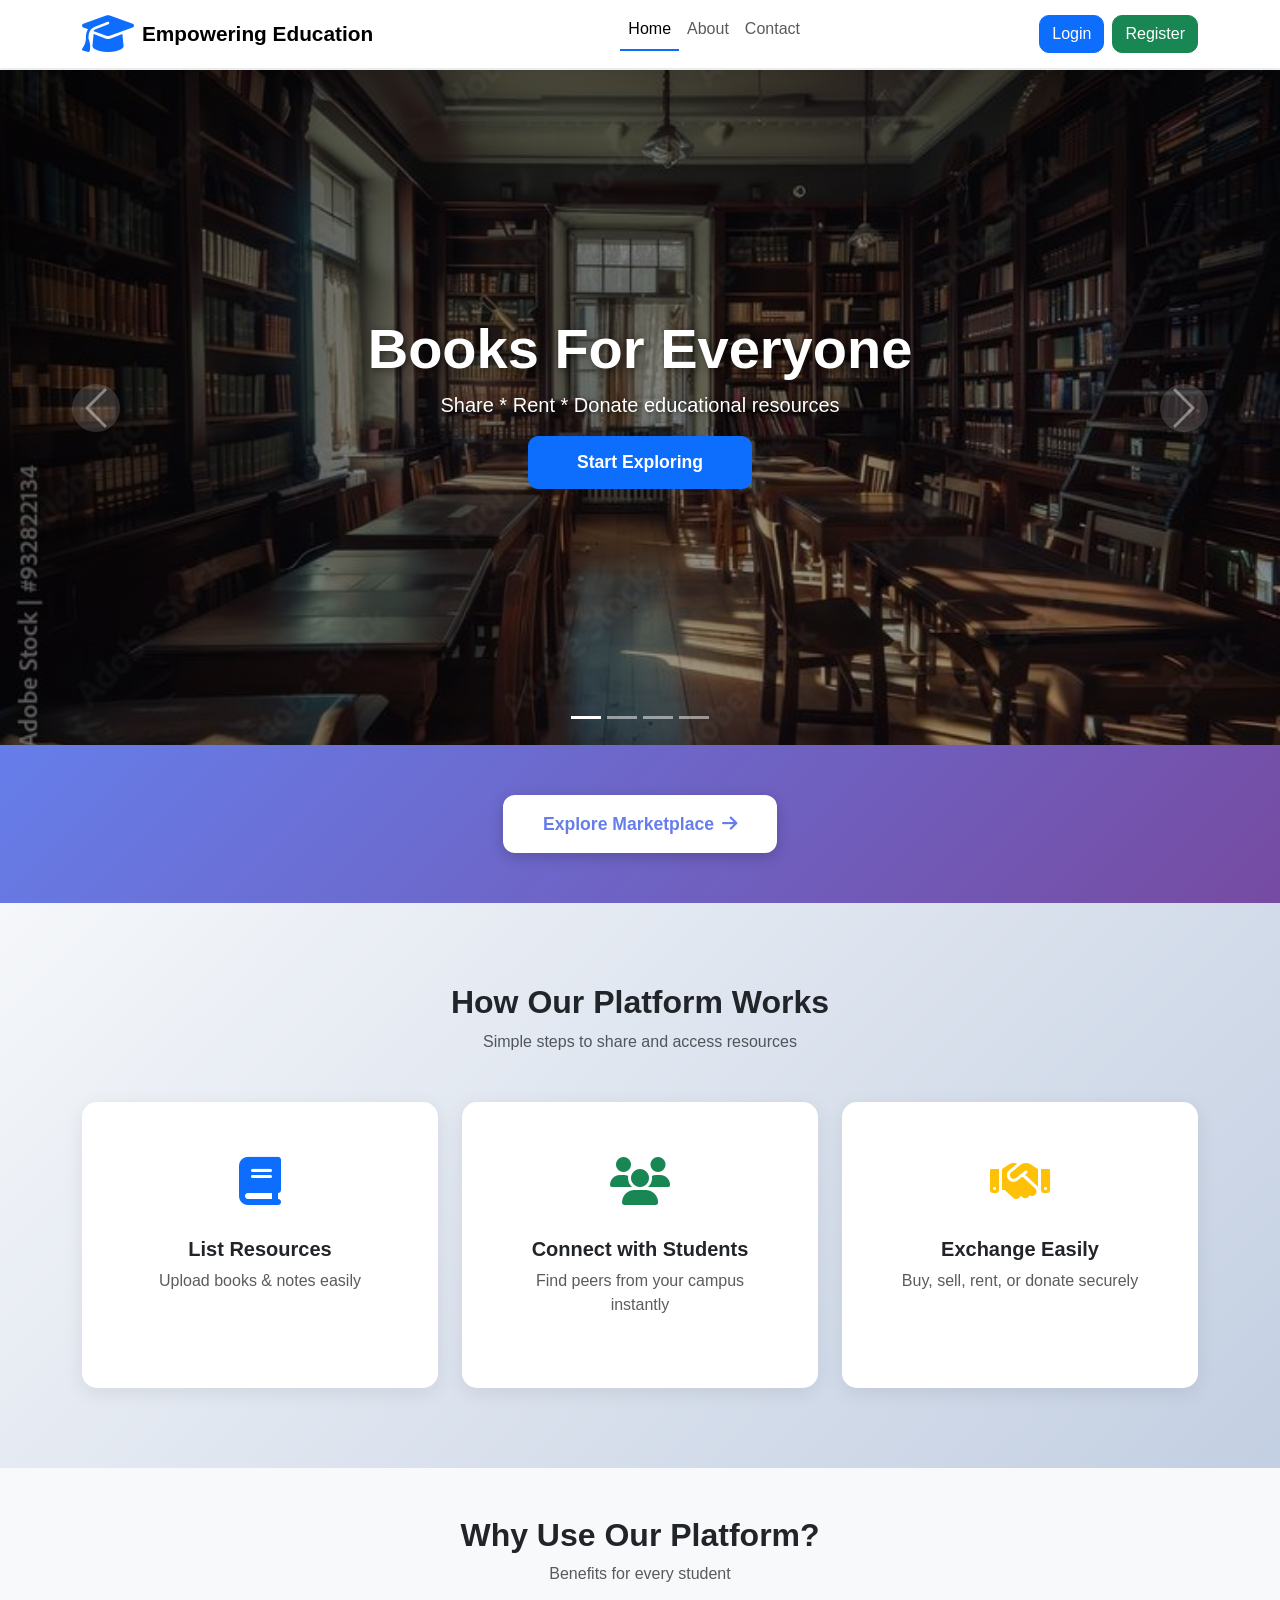
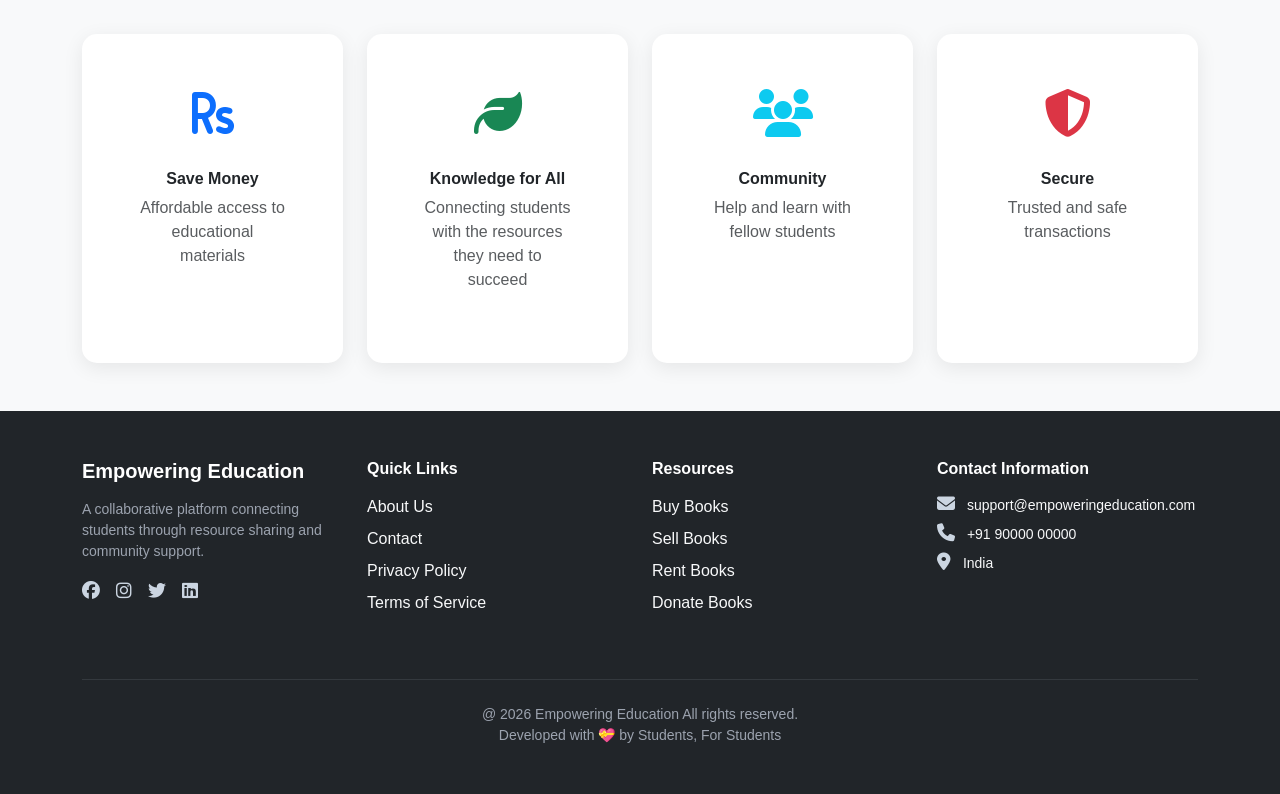
<file: index.html>
<!DOCTYPE html>
<html lang="en">

<head>
    <meta charset="UTF-8">
    <meta name="viewport" content="width=device-width, initial-scale=1.0">
    <title>Empowering Education - Campus Book Exchange</title>

    <!-- Bootstrap CSS -->
    <link href="https://cdn.jsdelivr.net/npm/bootstrap@5.3.2/dist/css/bootstrap.min.css" rel="stylesheet">

    <!-- Font Awesome Icons -->
    <link href="https://cdnjs.cloudflare.com/ajax/libs/font-awesome/6.5.0/css/all.min.css" rel="stylesheet">

    <!-- Custom CSS -->
    <link rel="stylesheet" href="style.css">
</head>

<body>
    <!-- NAVBAR -->
    <nav class="navbar navbar-expand-lg navbar-light bg-white shadow-sm fixed-top">
        <div class="container">
            <a class="navbar-brand d-flex align-items-center gap-2" href="index.html">
                <i class="fa-solid fa-graduation-cap fa-2x text-primary"></i>
                <span class="fw-bold">Empowering Education</span>
            </a>

            <button class="navbar-toggler" type="button" data-bs-toggle="collapse" data-bs-target="#mainnavbarmenu"
                aria-controls="mainnavbarmenu" aria-label="Toggle navigation">
                <span class="navbar-toggler-icon"></span>
            </button>

            <div class="collapse navbar-collapse" id="mainnavbarmenu">
                <ul class="navbar-nav mx-auto mb-2">
                    <li class="nav-item"><a class="nav-link active" href="index.html">Home</a></li>
                    <li class="nav-item"><a class="nav-link" href="about.html">About</a></li>
                    <li class="nav-item"><a class="nav-link" href="contact.html">Contact</a></li>
                </ul>

                <div class="d-flex gap-2">
                    <a href="login.html" class="btn btn-primary">Login</a>
                    <a href="register.html" class="btn btn-success">Register</a>
                </div>
            </div>
        </div>
    </nav>

    <!-- CAROUSEL -->
    <div id="maincarousel" class="carousel slide" data-bs-ride="carousel" data-bs-interval="4000">
        <div class="carousel-indicators">
            <button type="button" data-bs-target="#maincarousel" data-bs-slide-to="0" class="active"></button>
            <button type="button" data-bs-target="#maincarousel" data-bs-slide-to="1"></button>
            <button type="button" data-bs-target="#maincarousel" data-bs-slide-to="2"></button>
            <button type="button" data-bs-target="#maincarousel" data-bs-slide-to="3"></button>
        </div>
        <div class="carousel-inner">

            <!-- Slide 1 -->
            <div class="carousel-item active">
                <img src="School library with neat bookshelves, wooden study tables.jpg"
                    class="d-block w-100 carousel-img" alt="Books for Everyone">
                <div class="overlay"></div>
                <div class="carousel-caption text-center">
                    <h1 class="display-4 fw-bold">Books For Everyone</h1>
                    <p class="fs-5">Share * Rent * Donate educational resources</p>
                    <a href="marketplace.html" class="btn btn-primary btn-lg px-5">Start Exploring</a>
                </div>
            </div>
            <!-- Slide 2 -->
            <div class="carousel-item">
                <img src="Download Free Vectors, Images, Photos & Videos _ Vecteezy.jpg"
                    class="d-block w-100 carousel-img" alt="Marketplace">
                <div class="overlay"></div>
                <div class="carousel-caption text-center">
                    <h1 class="display-4 fw-bold">Smart Student Marketplace</h1>
                    <p class="fs-5">Buy and sell books inside your campus</p>
                    <a href="buy.html" class="btn btn-success btn-lg px-5">Explore Now</a>
                </div>
            </div>

            <!-- Slide 3 -->
            <div class="carousel-item">
                <img src="download (4).jpg"
                    class="d-block w-100 carousel-img" alt="Learn Together">
                <div class="overlay"></div>
                <div class="carousel-caption text-center">
                    <h1 class="display-4 fw-bold">Learn Together</h1>
                    <p class="fs-5">Connect with students and share resources</p>
                    <a href="donate.html" class="btn btn-warning btn-lg px-5 text-dark">Join Community</a>
                </div>
            </div>

            <!-- Slide 4 -->
            <div class="carousel-item">
                <img src="School library with neat bookshelves, wooden study tables.jpg"
                    class="d-block w-100 carousel-img" alt="Affordable Education">
                <div class="overlay"></div>
                <div class="carousel-caption text-center">
                    <h1 class="display-4 fw-bold">Education Made Affordable</h1>
                    <p class="fs-5">Reduce cost • Increase access • Support peers</p>
                    <a href="register.html" class="btn btn-danger btn-lg px-5">Get Started</a>
                </div>
            </div>
        </div>

        <!-- Controls -->
        <button class="carousel-control-prev" type="button" data-bs-target="#maincarousel" data-bs-slide="prev">
            <span class="carousel-control-prev-icon" ></span>      
        </button>
        <button class="carousel-control-next" type="button" data-bs-target="#maincarousel" data-bs-slide="next">
            <span class="carousel-control-next-icon"></span>     
        </button>
    </div>

    <!-- MARKETPLACE BUTTON -->
     <div class="marketplace-section text-center">
        <a href="marketplace.html" class="marketplace-btn">
            Explore Marketplace <i class="fa-solid fa-arrow-right ms-2"></i>
        </a>
     </div>

     <!-- HOW OUR PLATFORM WORKS -->
    <section class="section-bg">
        <div class="container text-center">
            <h2 class="fw-bold mb-2">How Our Platform Works</h2>
            <p class="text-muted mb-5">Simple steps to share and access resources</p>

            <div class="row g-4">
                <div class="col-md-4">
                    <div class="card feature-card">
                        <i class="fas fa-book fa-3x text-primary mb-3"></i>
                        <h5 class="fw-bold mt-3">List Resources</h5>
                        <p class="text-muted">Upload books & notes easily</p>
                    </div>
                </div>
                <div class="col-md-4">
                    <div class="card feature-card">
                        <i class="fas fa-users fa-3x text-success mb-3"></i>
                        <h5 class="fw-bold mt-3">Connect with Students</h5>
                        <p class="text-muted">Find peers from your campus instantly</p>
                    </div>
                </div>
                <div class="col-md-4">
                    <div class="card feature-card">
                        <i class="fas fa-handshake fa-3x text-warning mb-3"></i>
                        <h5 class="fw-bold mt-3">Exchange Easily</h5>
                        <p class="text-muted">Buy, sell, rent, or donate securely</p>
                    </div>
                </div>
            </div>
        </div>
    </section>

    
    <!-- WHY USE OUR PLATFORM -->
    <section class="py-5">
        <div class="container text-center">
            <h2 class="fw-bold mb-2">Why Use Our Platform?</h2>
            <p class="text-muted mb-5">Benefits for every student</p>

            <div class="row g-4">
                <div class="col-md-3">
                    <div class="card feature-card">
                        <i class="fas fa-rupee-sign fa-3x text-primary mb-3"></i>
                        <h6 class="fw-bold mt-3">Save Money</h6>
                        <p class="text-muted">Affordable access to educational materials</p>
                    </div>
                </div>

                <div class="col-md-3">
                    <div class="card feature-card">
                        <i class="fas fa-leaf fa-3x text-success mb-3"></i>
                       <h6 class="fw-bold mt-3">Knowledge for All</h6>
                       <p class="text-muted">Connecting students with the resources they need to succeed</p>
                    </div>
                </div>

                <div class="col-md-3">
                    <div class="card feature-card">
                        <i class="fas fa-users fa-3x text-info mb-3"></i>
                        <h6 class="fw-bold mt-3">Community</h6>
                        <p class="text-muted">Help and learn with fellow students</p>
                    </div>
                </div>

                <div class="col-md-3">
                    <div class="card feature-card">
                        <i class="fas fa-shield-alt fa-3x text-danger mb-3"></i>
                        <h6 class="fw-bold mt-3">Secure</h6>
                        <p class="text-muted">Trusted and safe transactions</p>
                    </div>
                </div>
            </div>
        </div>
    </section>

    <!-- FOOTER -->
    <footer class="footer bg-dark text-light py-5">
        <div class="container">
            <div class="row">
                <div class="col-md-3 mb-4">
                    <h5 class="fw-bold mb-3">Empowering Education</h5>
                    <p class="text-muted small">
                        A collaborative platform connecting students through resource sharing
                        and community support.
                    </p>
                    <div class="d-flex gap-3">
                        <a href="#" class="text-light"><i class="fab fa-facebook fa-lg"></i></a>
                        <a href="#" class="text-light"><i class="fab fa-instagram fa-lg"></i></a>
                        <a href="#" class="text-light"><i class="fab fa-twitter fa-lg"></i></a>
                        <a href="#" class="text-light"><i class="fab fa-linkedin fa-lg"></i></a>
                    </div>
                </div>

                <!-- Quick Links -->
                <div class="col-md-3 mb-4">
                    <h6 class="fw-bold mb-3">Quick Links</h6>
                    <ul class="list-unstyled">
                        <li class="mb-2"><a href="about.html" class="text-light text-decoration-none">About Us</a></li>
                        <li class="mb-2"><a href="contact.html" class="text-light text-decoration-none">Contact</a></li>
                        <li class="mb-2"><a href="#" class="text-light text-decoration-none">Privacy Policy</a></li>
                        <li class="mb-2"><a href="#" class="text-light text-decoration-none">Terms of Service</a></li>
                    </ul>
                </div>

                <!-- Resources -->
                <div class="col-md-3 mb-4">
                    <h6 class="fw-bold mb-3">Resources</h6>
                    <ul class="list-unstyled">
                        <li class="mb-2"><a href="buy.html" class="text-light text-decoration-none">Buy Books</a></li>
                        <li class="mb-2"><a href="sell.html" class="text-light text-decoration-none">Sell Books</a></li>
                        <li class="mb-2"><a href="rent.html" class="text-light text-decoration-none">Rent Books</a></li>
                        <li class="mb-2"><a href="donate.html" class="text-light text-decoration-none">Donate Books</a></li>
                    </ul>
                </div>

                <!-- Contact -->
                <div class="col-md-3 mb-4">
                    <h6 class="fw-bold mb-3">Contact Information</h6>
                    <p class="small mb-2">
                        <i class="fa-solid fa-envelope me-2"></i>
                        support@empoweringeducation.com
                    </p>
                    <p class="small mb-2">
                        <i class="fa-solid fa-phone me-2"></i>
                        +91 90000 00000
                    </p>
                    <p class="small">
                        <i class="fa-solid fa-location-dot me-2"></i>
                        India
                    </p>
                </div>
            </div>

            <hr class="border-secondary my-4">

            <div class="text-center small text-muted">
                @ 2026 Empowering Education  All rights reserved.<br>
                Developed with 💝 by Students, For Students
            </div>
        </div>
    </footer>

    <!-- Bootstrap JS Bundle -->
    <script src="https://cdn.jsdelivr.net/npm/bootstrap@5.3.2/dist/js/bootstrap.bundle.min.js"></script>
    
    <script src="common.js"></script>
</body>

</html>
</file>
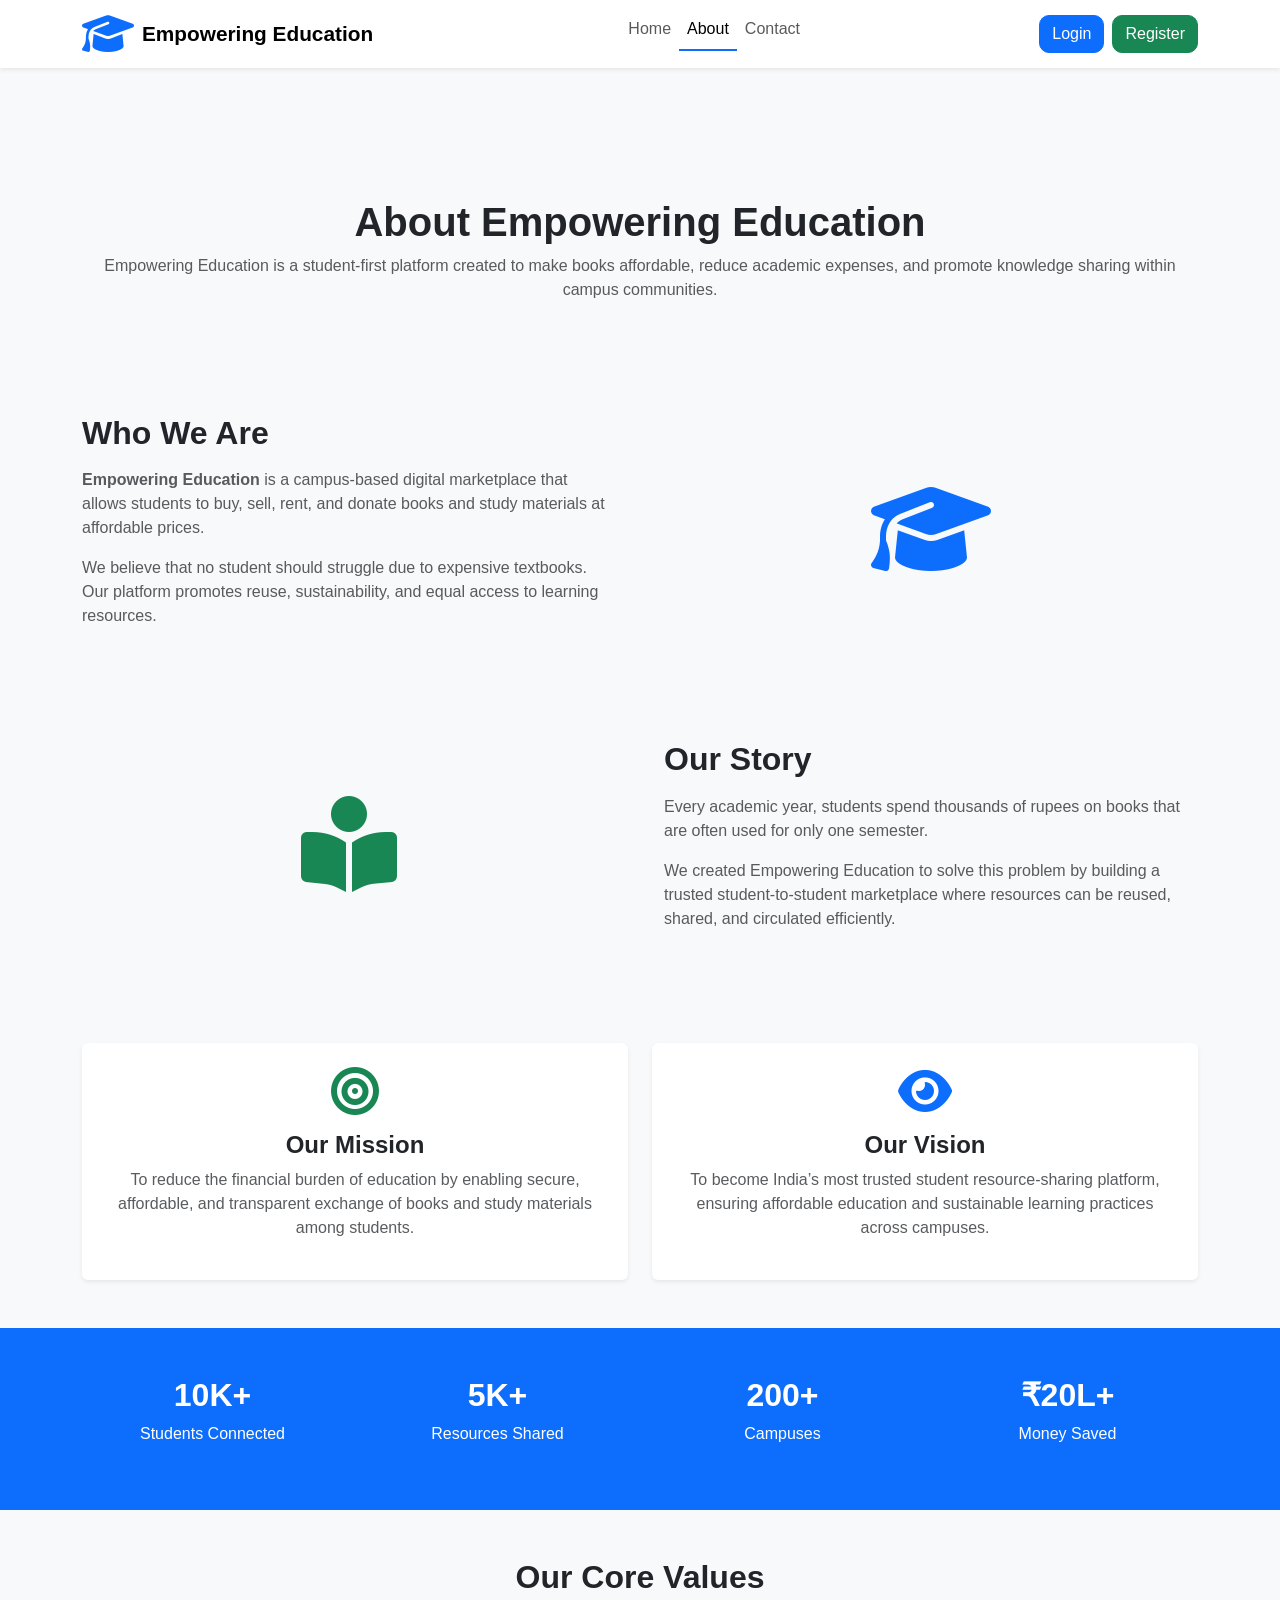
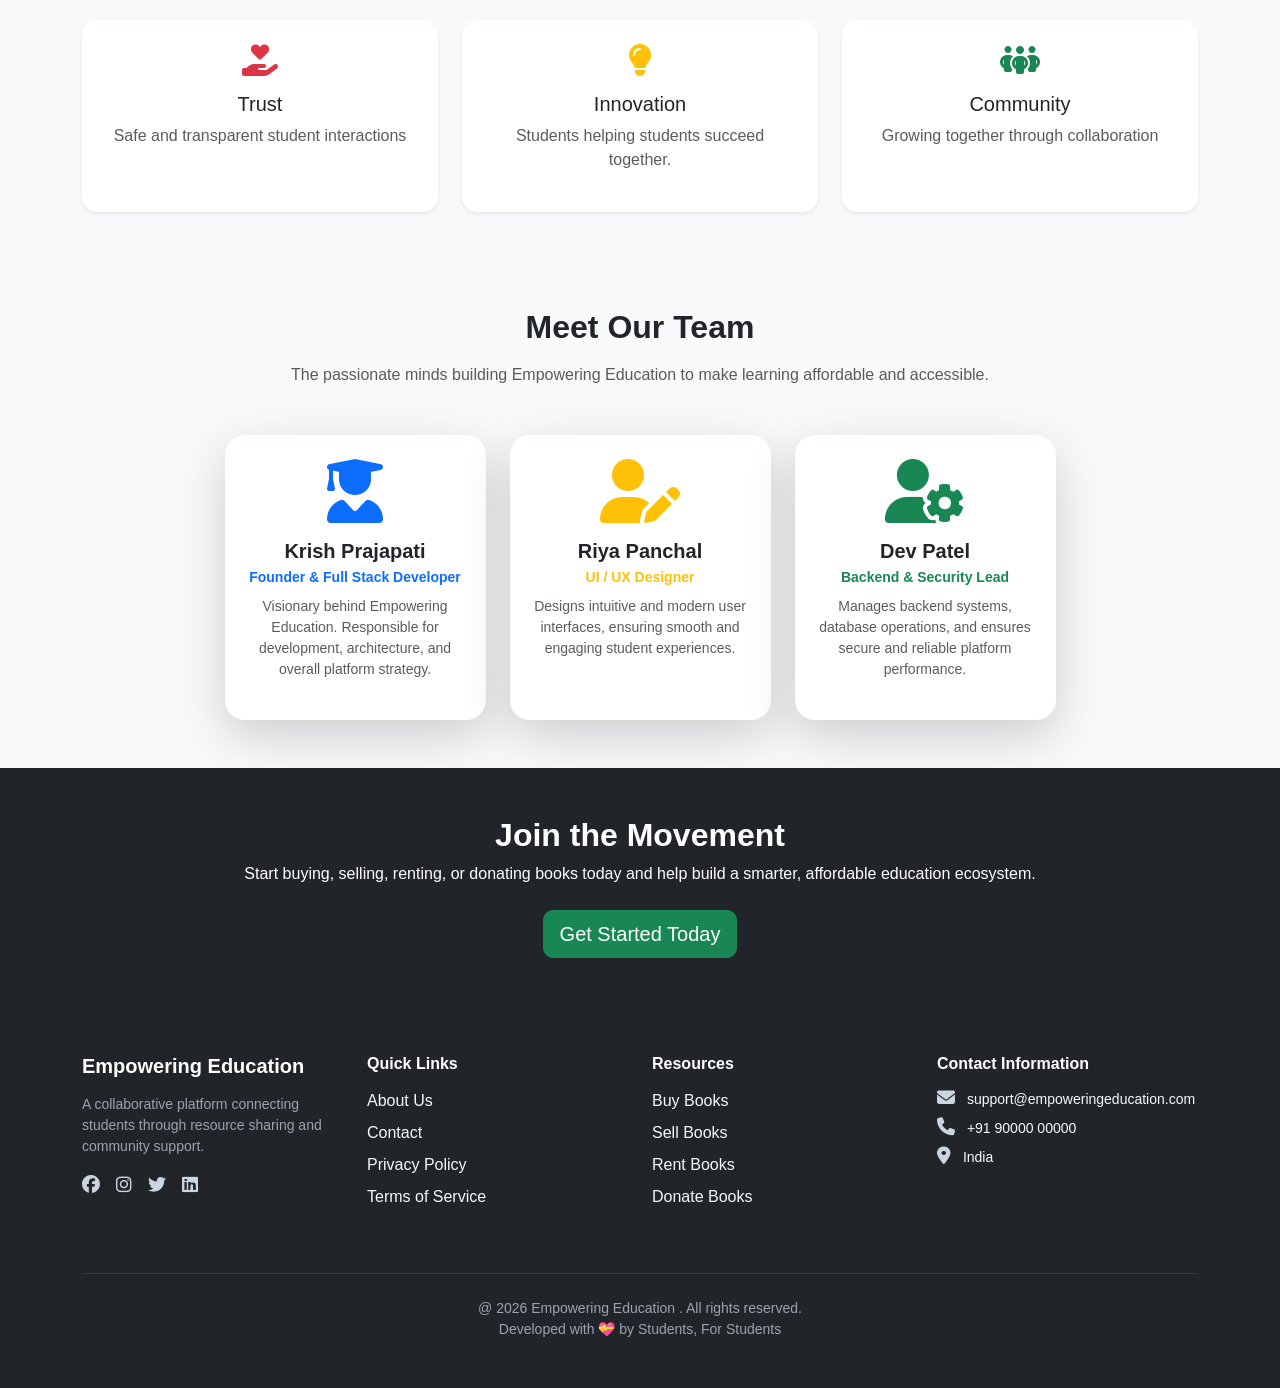
<file: about.html>
<!DOCTYPE html>
<html lang="en">

<head>
    <meta charset="UTF-8">
    <meta name="viewport" content="width=device-width, initial-scale=1.0">
    <title>About Us | Empowering Education</title>

    <!-- Bootstrap -->
    <link href="https://cdn.jsdelivr.net/npm/bootstrap@5.3.2/dist/css/bootstrap.min.css" rel="stylesheet">

    <!-- Font Awesome -->
    <link href="https://cdnjs.cloudflare.com/ajax/libs/font-awesome/6.5.0/css/all.min.css" rel="stylesheet">

    <!-- Custom CSS -->
    <link rel="stylesheet" href="style.css">

    <!-- Bootstrap JS -->
    <script src="https://cdn.jsdelivr.net/npm/bootstrap@5.3.2/dist/js/bootstrap.bundle.min.js"></script>

    <script src="common.js"></script>
</head>

<body>
    <!-- NAVBAR -->
    <nav class="navbar navbar-expand-lg navbar-light bg-white shadow-sm fixed-top">
        <div class="container">
            <a class="navbar-brand d-flex align-items-center gap-2" href="index.html">
                <i class="fa-solid fa-graduation-cap fa-2x text-primary"></i>
                <span class="fw-bold">Empowering Education</span>
            </a>

            <button class="navbar-toggler" type="button" data-bs-toggle="collapse" data-bs-target="#mainnavbarmenu"
                aria-controls="mainnavbarmenu" aria-label="Toggle navigation">
                <span class="navbar-toggler-icon"></span>
            </button>

            <div class="collapse navbar-collapse" id="mainnavbarmenu">
                <ul class="navbar-nav mx-auto mb-2">
                    <li class="nav-item"><a class="nav-link" href="index.html">Home</a></li>
                    <li class="nav-item"><a class="nav-link active" href="about.html">About</a></li>
                    <li class="nav-item"><a class="nav-link" href="contact.html">Contact</a></li>
                </ul>

                <div class="d-flex gap-2">
                    <a href="login.html" class="btn btn-primary">Login</a>
                    <a href="register.html" class="btn btn-success">Register</a>
                </div>
            </div>
        </div>
    </nav>
    <section class="py-5 bg-light text-center" style="margin-top: 80px;">
        <div class="container">
            <h1 class="fw-bold">About Empowering Education</h1>
            <p class="text-muted mt-2">
                Empowering Education is a student-first platform created to make books
                affordable, reduce academic expenses, and promote knowledge sharing
                within campus communities.
            </p>

        </div>
    </section>

    <!-- WHO WE ARE -->
    <section class="py-5">
        <div class="container">
            <div class="row align-items-center g-5">
                <div class="col-md-6">
                    <h2 class="fw-bold mb-3">Who We Are</h2>
                    <p class="text-muted">
                        <strong>Empowering Education</strong> is a campus-based digital marketplace
                        that allows students to buy, sell, rent, and donate books and study materials
                        at affordable prices.
                    </p>
                    <p class="text-muted">
                        We believe that no student should struggle due to expensive textbooks.
                        Our platform promotes reuse, sustainability, and equal access to learning resources.
                    </p>

                </div>
                <div class="col-md-6 text-center">
                    <i class="fa-solid fa-graduation-cap fa-6x text-primary"></i>
                </div>
            </div>
        </div>
    </section>

    <!-- OUR STORY -->
    <section class="py-5 bg-light">
        <div class="container">
            <div class="row align-items-center g-5">
                <div class="col-md-6 text-center">
                    <i class="fa-solid fa-book-open-reader fa-6x text-success"></i>
                </div>
                <div class="col-md-6">
                    <h2 class="fw-bold mb-3">Our Story</h2>
                    <p class="text-muted">
                        Every academic year, students spend thousands of rupees on books that are
                        often used for only one semester.
                    </p>
                    <p class="text-muted">
                        We created Empowering Education to solve this problem by building a
                        trusted student-to-student marketplace where resources can be reused,
                        shared, and circulated efficiently.
                    </p>

                </div>
            </div>
        </div>
    </section>

    <!-- MISSION & VISION -->
    <section class="py-5">
        <div class="container">
            <div class="row g-4 text-center">
                <div class="col-md-6">
                    <div class="card h-100 shadow-sm border-0 p-4">
                        <i class="fa-solid fa-bullseye fa-3x text-success mb-3"></i>
                        <h4 class="fw-bold">Our Mission</h4>
                        <p class="text-muted">
                            To reduce the financial burden of education by enabling secure,
                            affordable, and transparent exchange of books and study materials
                            among students.
                        </p>

                    </div>
                </div>

                <div class="col-md-6">
                    <div class="card h-100 shadow-sm border-0 p-4">
                        <i class="fa-solid fa-eye fa-3x text-primary mb-3"></i>
                        <h4 class="fw-bold">Our Vision</h4>
                        <p class="text-muted">
                            To become India’s most trusted student resource-sharing platform,
                            ensuring affordable education and sustainable learning practices
                            across campuses.
                        </p>

                    </div>
                </div>
            </div>
        </div>
    </section>

    <!-- IMPACT -->
    <section class="py-5 bg-primary text-white">
        <div class="container text-center">
            <div class="row g-4">
                <div class="col-md-3">
                    <h2 class="fw-bold">10K+</h2>
                    <p>Students Connected</p>
                </div>
                <div class="col-md-3">
                    <h2 class="fw-bold">5K+</h2>
                    <p>Resources Shared</p>
                </div>
                <div class="col-md-3">
                    <h2 class="fw-bold">200+</h2>
                    <p>Campuses</p>
                </div>
                <div class="col-md-3">
                    <h2 class="fw-bold">₹20L+</h2>
                    <p>Money Saved</p>
                </div>
            </div>
        </div>
    </section>

    <!-- CORE VALUES -->
    <section class="py-5">
        <div class="container text-center">
            <h2 class="fw-bold mb-4">Our Core Values</h2>

            <div class="row g-4">
                <div class="col-md-4">
                    <div class="card feature-card h-100 shadow-sm border-0 p-4">
                        <i class="fa-solid fa-hand-holding-heart fa-2x text-danger mb-3"></i>
                        <h5>Trust</h5>
                        <p class="text-muted">Safe and transparent student interactions</p>
                    </div>
                </div>

                <div class="col-md-4">
                    <div class="card feature-card h-100 shadow-sm border-0 p-4">
                        <i class="fa-solid fa-lightbulb fa-2x text-warning mb-3"></i>
                        <h5>Innovation</h5>
                        <p class="text-muted">
                            Students helping students succeed together.
                        </p>

                    </div>
                </div>

                <div class="col-md-4">
                    <div class="card  feature-card h-100 shadow-sm border-0 p-4">
                        <i class="fa-solid fa-people-group fa-2x text-success mb-3"></i>
                        <h5>Community</h5>
                        <p class="text-muted">Growing together through collaboration</p>
                    </div>
                </div>
            </div>
        </div>
    </section>


    <!-- TEAM -->
<section class="py-5 bg-light">
    <div class="container text-center">
        <h2 class="fw-bold mb-3">Meet Our Team</h2>
        <p class="text-muted mb-5">
            The passionate minds building Empowering Education to make learning affordable and accessible.
        </p>

        <div class="row g-4 justify-content-center">

            <!-- Krish Prajapati -->
            <div class="col-md-4 col-lg-3">
                <div class="card border-0 shadow-lg p-4 h-100 text-center team-card">
                    <div class="mb-3">
                        <i class="fa-solid fa-user-graduate fa-4x text-primary"></i>
                    </div>
                    <h5 class="fw-bold mb-1">Krish Prajapati</h5>
                    <p class="text-primary small fw-semibold mb-2">
                        Founder & Full Stack Developer
                    </p>
                    <p class="small text-muted">
                        Visionary behind Empowering Education. Responsible for development,
                        architecture, and overall platform strategy.
                    </p>
                </div>
            </div>

            <!-- Riya Panchal -->
            <div class="col-md-4 col-lg-3">
                <div class="card border-0 shadow-lg p-4 h-100 text-center team-card">
                    <div class="mb-3">
                        <i class="fa-solid fa-user-pen fa-4x text-warning"></i>
                    </div>
                    <h5 class="fw-bold mb-1">Riya Panchal</h5>
                    <p class="text-warning small fw-semibold mb-2">
                        UI / UX Designer
                    </p>
                    <p class="small text-muted">
                        Designs intuitive and modern user interfaces,
                        ensuring smooth and engaging student experiences.
                    </p>
                </div>
            </div>

            <!-- Dev Patel -->
            <div class="col-md-4 col-lg-3">
                <div class="card border-0 shadow-lg p-4 h-100 text-center team-card">
                    <div class="mb-3">
                        <i class="fa-solid fa-user-gear fa-4x text-success"></i>
                    </div>
                    <h5 class="fw-bold mb-1">Dev Patel</h5>
                    <p class="text-success small fw-semibold mb-2">
                        Backend & Security Lead
                    </p>
                    <p class="small text-muted">
                        Manages backend systems, database operations,
                        and ensures secure and reliable platform performance.
                    </p>
                </div>
            </div>

        </div>
    </div>
</section>

    <!-- CTA -->
    <section class="py-5 bg-dark text-white text-center">
        <div class="container">
            <h2 class="fw-bold">Join the Movement</h2>
           <p class="mb-4">
    Start buying, selling, renting, or donating books today and
    help build a smarter, affordable education ecosystem.
</p>

            <a href="register.html" class="btn btn-success btn-lg">
                Get Started Today
            </a>
        </div>
    </section>

    <!-- FOOTER -->
    <footer class="footer bg-dark text-light py-5">
        <div class="container">
            <div class="row">
                <div class="col-md-3 mb-4">
                    <h5 class="fw-bold mb-3">Empowering Education</h5>
                    <p class="text-muted small">
                        A collaborative platform connecting students through resource sharing
                        and community support.
                    </p>
                    <div class="d-flex gap-3">
                        <a href="#" class="text-light"><i class="fab fa-facebook fa-lg"></i></a>
                        <a href="#" class="text-light"><i class="fab fa-instagram fa-lg"></i></a>
                        <a href="#" class="text-light"><i class="fab fa-twitter fa-lg"></i></a>
                        <a href="#" class="text-light"><i class="fab fa-linkedin fa-lg"></i></a>
                    </div>
                </div>

                <!-- Quick Links -->
                <div class="col-md-3 mb-4">
                    <h6 class="fw-bold mb-3">Quick Links</h6>
                    <ul class="list-unstyled">
                        <li class="mb-2"><a href="about.html" class="text-light text-decoration-none">About Us</a></li>
                        <li class="mb-2"><a href="contact.html" class="text-light text-decoration-none">Contact</a></li>
                        <li class="mb-2"><a href="#" class="text-light text-decoration-none">Privacy Policy</a></li>
                        <li class="mb-2"><a href="#" class="text-light text-decoration-none">Terms of Service</a></li>
                    </ul>
                </div>

                <!-- Resources -->
                <div class="col-md-3 mb-4">
                    <h6 class="fw-bold mb-3">Resources</h6>
                    <ul class="list-unstyled">
                        <li class="mb-2"><a href="buy.html" class="text-light text-decoration-none">Buy Books</a></li>
                        <li class="mb-2"><a href="sell.html" class="text-light text-decoration-none">Sell Books</a></li>
                        <li class="mb-2"><a href="rent.html" class="text-light text-decoration-none">Rent Books</a></li>
                        <li class="mb-2"><a href="donate.html" class="text-light text-decoration-none">Donate Books</a>
                        </li>
                    </ul>
                </div>

                <!-- Contact -->
                <div class="col-md-3 mb-4">
                    <h6 class="fw-bold mb-3">Contact Information</h6>
                    <p class="small mb-2">
                        <i class="fa-solid fa-envelope me-2"></i>
                        support@empoweringeducation.com
                    </p>
                    <p class="small mb-2">
                        <i class="fa-solid fa-phone me-2"></i>
                        +91 90000 00000
                    </p>
                    <p class="small">
                        <i class="fa-solid fa-location-dot me-2"></i>
                        India
                    </p>
                </div>
            </div>

            <hr class="border-secondary my-4">

            <div class="text-center small text-muted">
                @ 2026 Empowering Education . All rights reserved.<br>
                Developed with 💝 by Students, For Students
            </div>
        </div>
    </footer>

</body>

</html>
</file>
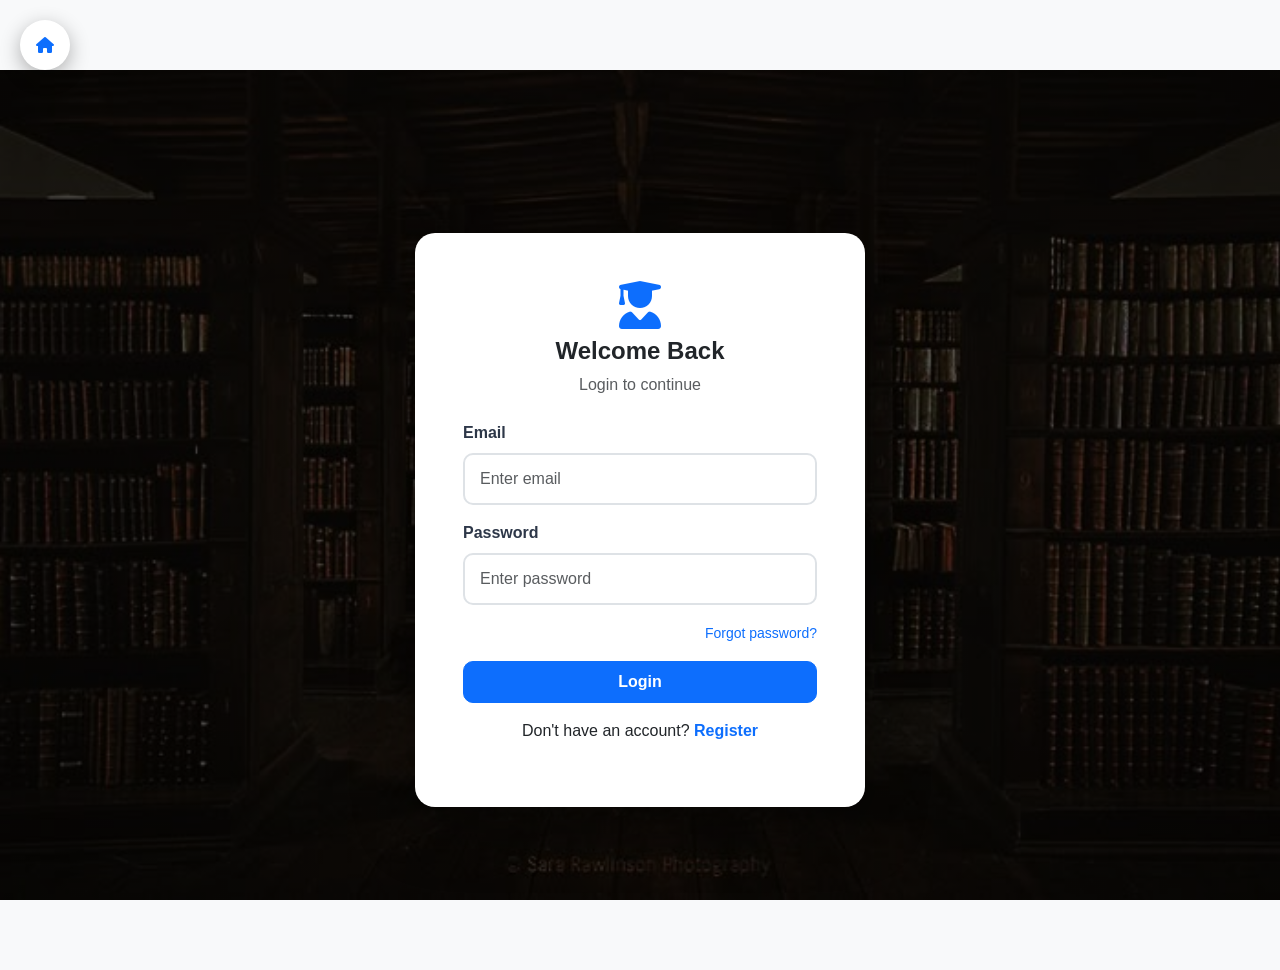
<file: buy.html>
<!DOCTYPE html>
<html lang="en">

<head>
  <meta charset="UTF-8">
  <title>Buy Books | Empowering Education</title>
  <meta name="viewport" content="width=device-width, initial-scale=1.0">

  <!-- Bootstrap -->
  <link href="https://cdn.jsdelivr.net/npm/bootstrap@5.3.2/dist/css/bootstrap.min.css" rel="stylesheet">

  <!-- Font Awesome -->
  <link href="https://cdnjs.cloudflare.com/ajax/libs/font-awesome/6.5.0/css/all.min.css" rel="stylesheet">

  <!-- Project CSS -->
  <link rel="stylesheet" href="style.css">
</head>

<body class="buy-page">

  <!-- NAVBAR -->
  <nav class="navbar navbar-expand-lg navbar-light bg-white shadow-sm fixed-top">
    <div class="container">
      <a class="navbar-brand fw-bold" href="index.html">
        <i class="fa-solid fa-graduation-cap text-primary me-2"></i>
        Empowering Education
      </a>
      <button class="navbar-toggler" type="button" data-bs-toggle="collapse" data-bs-target="#navMenu">
        <span class="navbar-toggler-icon"></span>
      </button>
      <div class="collapse navbar-collapse" id="navMenu">
        <ul class="navbar-nav mx-auto">
          <li class="nav-item"><a class="nav-link" href="index.html">Home</a></li>
          <li class="nav-item"><a class="nav-link" href="about.html">About</a></li>
          <li class="nav-item"><a class="nav-link" href="contact.html">Contact</a></li>
          <li class="nav-item"><a class="nav-link" href="sell.html">Sell</a></li>
          <li class="nav-item"><a class="nav-link" href="rent.html">Rent</a></li>
          <li class="nav-item"><a class="nav-link" href="donate.html">Donate</a></li>
        </ul>
        <div class="d-flex gap-2">
          <a href="login.html" class="btn btn-primary">Login</a>
          <a href="register.html" class="btn btn-success">Register</a>
        </div>
      </div>
    </div>
  </nav>

  <!-- HERO SECTION -->
  <section class="buy-hero text-center text-white">
    <div class="container">
      <h1 class="display-4 fw-bold mb-3">Find Your Perfect Book</h1>
      <p class="lead">Browse through our collection of affordable educational resources</p>
    </div>
  </section>

  <!-- MAIN CONTENT -->
  <div class="container mt-5 pt-4">
    <div class="row">

      <!-- FILTER SECTION -->
      <div class="col-md-3 mb-4">
        <div class="filter-box">
          <h5 class="fw-bold mb-4">
            <i class="fa-solid fa-filter me-2 text-primary"></i>Filters
          </h5>

          <h6 class="fw-semibold">Search Books</h6>
          <div class="input-group mb-3">
            <span class="input-group-text"><i class="fa-solid fa-search"></i></span>
            <input type="text" class="form-control" placeholder="Search by name">
          </div>

          <h6 class="fw-semibold mt-4">Category</h6>
          <select class="form-select mb-3">
            <option>All Categories</option>
            <option>Engineering</option>
            <option>Medical</option>
            <option>Computer/IT</option>
            <option>Commerce</option>
            <option>Arts</option>
            <option>Science</option>
            <option value="school">School</option>
            <option value="college">College</option>
            <option value="competitive">Competitive Exam</option>
            <option value="novel">Novel</option>
            <option value="religious">Religious</option>
          </select>

          <h6 class="fw-semibold mt-4">Price Range</h6>
          <input type="range" class="form-range mb-2" min="100" max="1000" value="1000">
          <div class="d-flex justify-content-between">
            <small class="text-muted">₹100</small>
            <small class="text-primary fw-bold">Max: ₹1000</small>
            <small class="text-muted">₹1000</small>
          </div>

          <h6 class="fw-semibold mt-4">Condition</h6>
          <div class="form-check">
            <input class="form-check-input" type="checkbox">
            <label class="form-check-label">New</label>
          </div>
          <div class="form-check">
            <input class="form-check-input" type="checkbox">
            <label class="form-check-label">Like New</label>
          </div>
          <div class="form-check">
            <input class="form-check-input" type="checkbox">
            <label class="form-check-label">Good</label>
          </div>
          <div class="form-check">
            <input class="form-check-input" type="checkbox">
            <label class="form-check-label">Fair</label>
          </div>
          <div class="form-check">
            <input class="form-check-input" type="checkbox">
            <label class="form-check-label">Old</label>
          </div>
        </div>
      </div>

      <!-- BOOK LIST -->
      <div class="col-md-9">

        <div class="d-flex justify-content-between align-items-center mb-4">
          <h5 class="fw-bold mb-0">12 Books Available</h5>
          <select class="form-select w-auto">
            <option>Sort By</option>
            <option>Price: Low to High</option>
            <option>Price: High to Low</option>
          </select>
        </div>

        <div class="row" id="bookContainer"></div>

        <!-- Pagination -->
        <nav class="mt-4">
          <ul class="pagination justify-content-center">
            <li class="page-item disabled">
              <a class="page-link" href="#">Previous</a>
            </li>
            <li class="page-item active">
              <a class="page-link" href="#">1</a>
            </li>
            <li class="page-item">
              <a class="page-link" href="#">2</a>
            </li>
            <li class="page-item">
              <a class="page-link" href="#">3</a>
            </li>
            <li class="page-item">
              <a class="page-link" href="#">Next</a>
            </li>
          </ul>
        </nav>

      </div>
    </div>
  </div>

  <!-- BUY NOW SUCCESS MODAL -->
  <div class="modal fade" id="buySuccessModal" tabindex="-1">
    <div class="modal-dialog modal-dialog-centered">
      <div class="modal-content text-center">
        <div class="modal-header justify-content-center border-0">
          <h4 class="modal-title fw-bold text-success">Purchase Request Sent!</h4>
        </div>
        <div class="modal-body py-4">
          <i class="fa-solid fa-circle-check fa-4x text-success mb-3"></i>
          <p class="fs-5">Your purchase request has been sent to the seller.</p>
          <p class="text-muted">The seller will contact you soon to complete the transaction.</p>
          <div class="alert alert-info mt-3">
            <i class="fa-solid fa-info-circle me-2"></i>
            Check your registered email for seller details
          </div>
        </div>
        <div class="modal-footer justify-content-center border-0">
          <button class="btn btn-success px-4" data-bs-dismiss="modal">OK</button>
        </div>
      </div>
    </div>
  </div>

  <!-- FOOTER -->
  <footer class="footer bg-dark text-light py-5">
    <div class="container">
      <div class="row">
        <div class="col-md-3 mb-4">
          <h5 class="fw-bold mb-3">Empowering Education</h5>
          <p class="text-muted small">
            A collaborative platform connecting students through resource sharing
            and community support.
          </p>
          <div class="d-flex gap-3">
            <a href="#" class="text-light"><i class="fab fa-facebook fa-lg"></i></a>
            <a href="#" class="text-light"><i class="fab fa-instagram fa-lg"></i></a>
            <a href="#" class="text-light"><i class="fab fa-twitter fa-lg"></i></a>
            <a href="#" class="text-light"><i class="fab fa-linkedin fa-lg"></i></a>
          </div>
        </div>

        <!-- Quick Links -->
        <div class="col-md-3 mb-4">
          <h6 class="fw-bold mb-3">Quick Links</h6>
          <ul class="list-unstyled">
            <li class="mb-2"><a href="about.html" class="text-light text-decoration-none">About Us</a></li>
            <li class="mb-2"><a href="contact.html" class="text-light text-decoration-none">Contact</a></li>
            <li class="mb-2"><a href="#" class="text-light text-decoration-none">Privacy Policy</a></li>
            <li class="mb-2"><a href="#" class="text-light text-decoration-none">Terms of Service</a></li>
          </ul>
        </div>

        <!-- Resources -->
        <div class="col-md-3 mb-4">
          <h6 class="fw-bold mb-3">Resources</h6>
          <ul class="list-unstyled">
            <li class="mb-2"><a href="buy.html" class="text-light text-decoration-none">Buy Books</a></li>
            <li class="mb-2"><a href="sell.html" class="text-light text-decoration-none">Sell Books</a></li>
            <li class="mb-2"><a href="rent.html" class="text-light text-decoration-none">Rent Books</a></li>
            <li class="mb-2"><a href="donate.html" class="text-light text-decoration-none">Donate Books</a>
            </li>
          </ul>
        </div>

        <!-- Contact -->
        <div class="col-md-3 mb-4">
          <h6 class="fw-bold mb-3">Contact Information</h6>
          <p class="small mb-2">
            <i class="fa-solid fa-envelope me-2"></i>
            support@empoweringeducation.com
          </p>
          <p class="small mb-2">
            <i class="fa-solid fa-phone me-2"></i>
            +91 90000 00000
          </p>
          <p class="small">
            <i class="fa-solid fa-location-dot me-2"></i>
            India
          </p>
        </div>
      </div>

      <hr class="border-secondary my-4">

      <div class="text-center small text-muted">
        @ 2026 Empowering Education . All rights reserved.<br>
        Developed with 💝 by Students, For Students
      </div>
    </div>
  </footer>

  <!-- Bootstrap JS -->
  <script src="https://cdn.jsdelivr.net/npm/bootstrap@5.3.2/dist/js/bootstrap.bundle.min.js"></script>
  
  <script src="common.js"></script>
  <!-- Buy JS -->
  <script src="buy.js"></script>

</body>

</html>
</file>
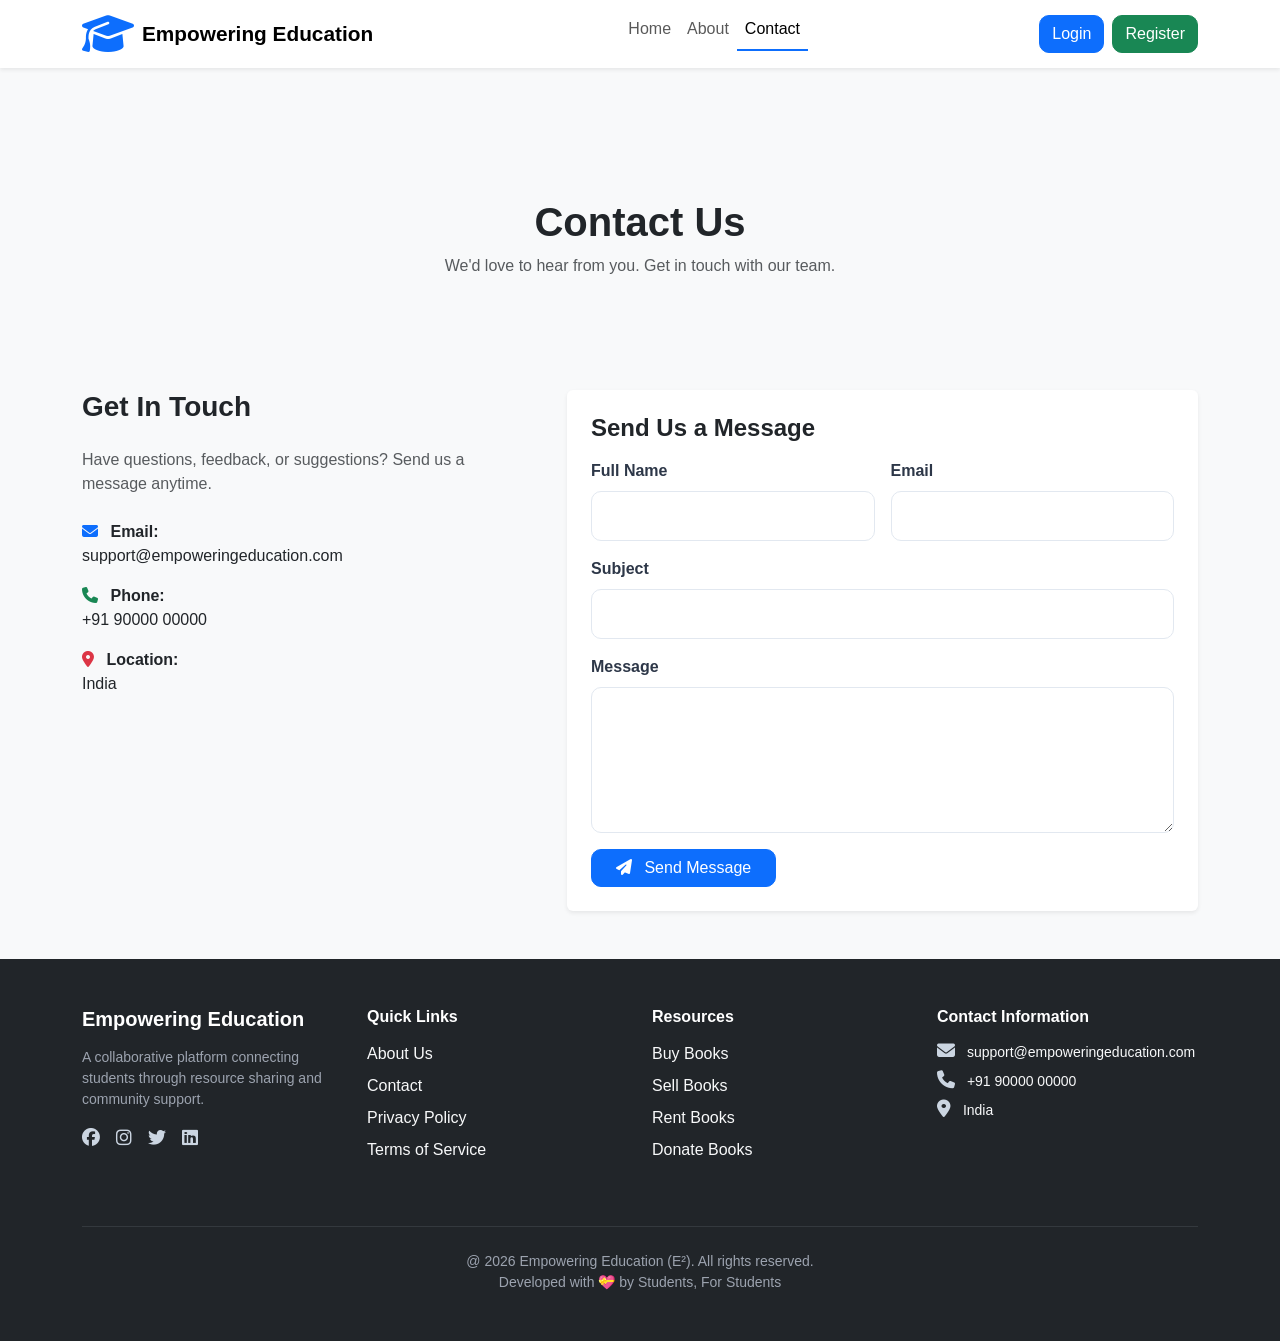
<file: contact.html>
<!DOCTYPE html>
<html lang="en">

<head>
    <meta charset="UTF-8">
    <meta name="viewport" content="width=device-width, initial-scale=1.0">
    <title>Contact Us | Empowering Education</title>

    <!-- Bootstrap -->
    <link href="https://cdn.jsdelivr.net/npm/bootstrap@5.3.2/dist/css/bootstrap.min.css" rel="stylesheet">

    <!-- Font Awesome -->
    <link href="https://cdnjs.cloudflare.com/ajax/libs/font-awesome/6.5.0/css/all.min.css" rel="stylesheet">

    <!-- Custom CSS -->
    <link rel="stylesheet" href="style.css">

    <script src="https://cdn.jsdelivr.net/npm/bootstrap@5.3.2/dist/js/bootstrap.bundle.min.js"></script>
    <script src="common.js"></script>
    <script src="contact.js"></script>

</head>

<body>
        <!-- NAVBAR -->
    <nav class="navbar navbar-expand-lg navbar-light bg-white shadow-sm fixed-top">
        <div class="container">
            <a class="navbar-brand d-flex align-items-center gap-2" href="index.html">
                <i class="fa-solid fa-graduation-cap fa-2x text-primary"></i>
                <span class="fw-bold">Empowering Education</span>
            </a>

            <button class="navbar-toggler" type="button" data-bs-toggle="collapse" data-bs-target="#mainnavbarmenu"
                aria-controls="mainnavbarmenu" aria-label="Toggle navigation">
                <span class="navbar-toggler-icon"></span>
            </button>

            <div class="collapse navbar-collapse" id="mainnavbarmenu">
                <ul class="navbar-nav mx-auto mb-2">
                    <li class="nav-item"><a class="nav-link" href="index.html">Home</a></li>
                    <li class="nav-item"><a class="nav-link" href="about.html">About</a></li>
                    <li class="nav-item"><a class="nav-link active " href="contact.html">Contact</a></li>
                </ul>

                <div class="d-flex gap-2">
                    <a href="login.html" class="btn btn-primary">Login</a>
                    <a href="register.html" class="btn btn-success">Register</a>
                </div>
            </div>
        </div>
    </nav>
    <!-- HERO -->
    <section class="py-5 bg-light text-center" style="margin-top:80px;">
        <div class="container">
            <h1 class="fw-bold">Contact Us</h1>
            <p class="text-muted">
                We'd love to hear from you. Get in touch with our team.
            </p>
        </div>
    </section>

    <!-- CONTACT SECTION -->
    <section class="py-5">
        <div class="container">
            <div class="row g-5">

                <!-- CONTACT INFO -->
                <div class="col-md-5">
                    <h3 class="fw-bold mb-4">Get In Touch</h3>
                    <p class="text-muted mb-4">
                        Have questions, feedback, or suggestions?
                        Send us a message anytime.
                    </p>

                    <div class="mb-3">
                        <i class="fa-solid fa-envelope text-primary me-2"></i>
                        <strong>Email:</strong><br>
                        support@empoweringeducation.com
                    </div>

                    <div class="mb-3">
                        <i class="fa-solid fa-phone text-success me-2"></i>
                        <strong>Phone:</strong><br>
                        +91 90000 00000
                    </div>

                    <div class="mb-3">
                        <i class="fa-solid fa-location-dot text-danger me-2"></i>
                        <strong>Location:</strong><br>
                        India
                    </div>
                </div>

                <!-- CONTACT FORM -->
                <div class="col-md-7">
                    <div class="card shadow-sm border-0 p-4">

                        <!-- SUCCESS ALERT -->
                        <div id="successAlert" class="alert alert-success d-none" role="alert">
                            <i class="fa-solid fa-circle-check me-2"></i>
                            Your message has been sent successfully!
                        </div>

                        <h4 class="fw-bold mb-3">Send Us a Message</h4>

                        <form id="contactForm" novalidate>
                            <div class="row g-3">

                                <div class="col-md-6">
                                    <label class="form-label">Full Name</label>
                                    <input type="text" class="form-control" id="fullName" required>
                                </div>

                                <div class="col-md-6">
                                    <label class="form-label">Email</label>
                                    <input type="email" class="form-control" id="email" required>
                                </div>

                                <div class="col-12">
                                    <label class="form-label">Subject</label>
                                    <input type="text" class="form-control" id="subject" required>
                                </div>

                                <div class="col-12">
                                    <label class="form-label">Message</label>
                                    <textarea class="form-control" rows="5" id="message" required></textarea>
                                </div>

                                <div class="col-12">
                                    <button type="submit" class="btn btn-primary px-4">
                                        <i class="fa-solid fa-paper-plane me-2"></i>
                                        Send Message
                                    </button>
                                </div>

                            </div>
                        </form>
                    </div>
                </div>

            </div>
        </div>
    </section>

    <!-- FOOTER -->
    <footer class="footer bg-dark text-light py-5">
        <div class="container">
            <div class="row">
                <div class="col-md-3 mb-4">
                    <h5 class="fw-bold mb-3">Empowering Education</h5>
                    <p class="text-muted small">
                        A collaborative platform connecting students through resource sharing
                        and community support.
                    </p>
                    <div class="d-flex gap-3">
                        <a href="#" class="text-light"><i class="fab fa-facebook fa-lg"></i></a>
                        <a href="#" class="text-light"><i class="fab fa-instagram fa-lg"></i></a>
                        <a href="#" class="text-light"><i class="fab fa-twitter fa-lg"></i></a>
                        <a href="#" class="text-light"><i class="fab fa-linkedin fa-lg"></i></a>
                    </div>
                </div>

                <!-- Quick Links -->
                <div class="col-md-3 mb-4">
                    <h6 class="fw-bold mb-3">Quick Links</h6>
                    <ul class="list-unstyled">
                        <li class="mb-2"><a href="about.html" class="text-light text-decoration-none">About Us</a></li>
                        <li class="mb-2"><a href="contact.html" class="text-light text-decoration-none">Contact</a></li>
                        <li class="mb-2"><a href="#" class="text-light text-decoration-none">Privacy Policy</a></li>
                        <li class="mb-2"><a href="#" class="text-light text-decoration-none">Terms of Service</a></li>
                    </ul>
                </div>

                <!-- Resources -->
                <div class="col-md-3 mb-4">
                    <h6 class="fw-bold mb-3">Resources</h6>
                    <ul class="list-unstyled">
                        <li class="mb-2"><a href="buy.html" class="text-light text-decoration-none">Buy Books</a></li>
                        <li class="mb-2"><a href="sell.html" class="text-light text-decoration-none">Sell Books</a></li>
                        <li class="mb-2"><a href="rent.html" class="text-light text-decoration-none">Rent Books</a></li>
                        <li class="mb-2"><a href="donate.html" class="text-light text-decoration-none">Donate Books</a>
                        </li>
                    </ul>
                </div>

                <!-- Contact -->
                <div class="col-md-3 mb-4">
                    <h6 class="fw-bold mb-3">Contact Information</h6>
                    <p class="small mb-2">
                        <i class="fa-solid fa-envelope me-2"></i>
                        support@empoweringeducation.com
                    </p>
                    <p class="small mb-2">
                        <i class="fa-solid fa-phone me-2"></i>
                        +91 90000 00000
                    </p>
                    <p class="small">
                        <i class="fa-solid fa-location-dot me-2"></i>
                        India
                    </p>
                </div>
            </div>

            <hr class="border-secondary my-4">

            <div class="text-center small text-muted">
                @ 2026 Empowering Education (E²). All rights reserved.<br>
                Developed with 💝 by Students, For Students
            </div>
        </div>
    </footer>
</body>

</html>
</file>
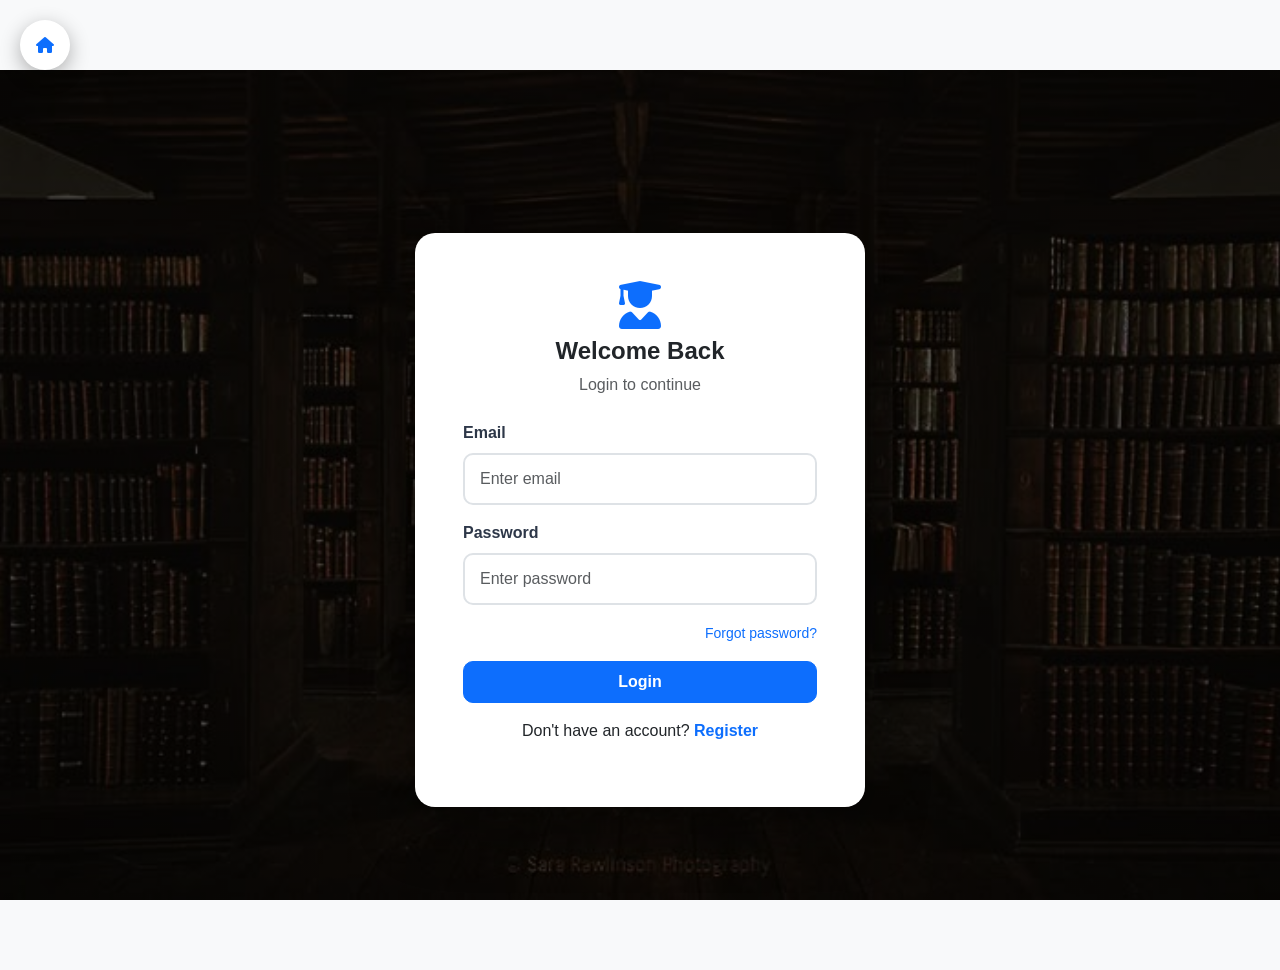
<file: donate.html>
<!DOCTYPE html>
<html lang="en">
<head>
<meta charset="UTF-8">
<title>Donate Book | Empowering Education</title>
<meta name="viewport" content="width=device-width, initial-scale=1.0">

<!-- Bootstrap -->
<link href="https://cdn.jsdelivr.net/npm/bootstrap@5.3.2/dist/css/bootstrap.min.css" rel="stylesheet">

<!-- Font Awesome -->
<link href="https://cdnjs.cloudflare.com/ajax/libs/font-awesome/6.5.1/css/all.min.css" rel="stylesheet">

<!-- Custom CSS -->
<link rel="stylesheet" href="style.css">
</head>
<body>

<!-- NAVBAR -->
<nav class="navbar navbar-expand-lg navbar-light bg-white shadow-sm fixed-top">
    <div class="container">
        <a class="navbar-brand fw-bold" href="index.html">
            <i class="fa-solid fa-graduation-cap text-primary me-2"></i>
            Empowering Education
        </a>
        <button class="navbar-toggler" type="button" data-bs-toggle="collapse" data-bs-target="#navMenu">
            <span class="navbar-toggler-icon"></span>
        </button>
        <div class="collapse navbar-collapse" id="navMenu">
            <ul class="navbar-nav mx-auto">
                <li class="nav-item"><a class="nav-link" href="index.html">Home</a></li>
                <li class="nav-item"><a class="nav-link" href="about.html">About</a></li>
                <li class="nav-item"><a class="nav-link" href="contact.html">Contact</a></li>
                 <li class="nav-item"><a class="nav-link" href="buy.html">Buy</a></li>
                  <li class="nav-item"><a class="nav-link" href="rent.html">Rent</a></li>
                   <li class="nav-item"><a class="nav-link" href="sell.html">sell</a></li>
            </ul>
            <div class="d-flex gap-2">
                <a href="login.html" class="btn btn-primary">Login</a>
                <a href="register.html" class="btn btn-success">Register</a>
            </div>
        </div>
    </div>
</nav>

<!-- DONATE SECTION -->
<section class="container mt-5 pt-5">
  <div class="row justify-content-center">
    <div class="col-lg-7">
      <div class="card shadow-lg p-4">

        <h2 class="text-center fw-bold mb-3">
          <i class="fa-solid fa-hand-holding-heart text-success"></i>
          Donate Your Book
        </h2>

        <div class="alert alert-info text-start mb-4">
          <h5 class="fw-bold mb-2">
            <i class="fa-solid fa-circle-info"></i> Why Donate?
          </h5>
          <ul class="mb-0">
            <li>📚 Help fellow students access educational resources</li>
            <li>🌱 Promote sustainability and reduce waste</li>
            <li>🎓 Build a supportive campus community</li>
            <li>❤️ Make education accessible for everyone</li>
          </ul>
        </div>

        <form id="donateForm" novalidate>

          <!-- Image -->
          <div class="mb-3">
            <label class="form-label fw-semibold">Book Image</label>
            <input type="file" class="form-control" id="bookImage" accept="image/*" required>
          </div>

          <!-- Book Name -->
          <div class="mb-3">
            <label class="form-label fw-semibold">Book Name</label>
            <input type="text" class="form-control" id="bookName" placeholder="Enter book name" required>
          </div>

          <!-- Author -->
          <div class="mb-3">
            <label class="form-label fw-semibold">Author Name</label>
            <input type="text" class="form-control" id="authorName" placeholder="Enter author name" required>
          </div>

          <!-- Category -->
          <div class="mb-3">
            <label class="form-label fw-semibold">Book Category</label>
            <select class="form-select" id="category" required>
              <option value="">Select category</option>
              <option value="engineering">Engineering</option>
              <option value="medical">Medical</option>
              <option value="computer">Computer/IT</option>
              <option value="commerce">Commerce</option>
              <option value="arts">Arts</option>
              <option value="science">Science</option>
              <option value="school">College</option>
              <option value="college">School</option>
              <option value="competitive">Competitive Exam</option>
              <option value="novel">Novel</option>
              <option value="religious">Religious</option>
              <option value="other">Other</option>
            </select>
          </div>

          <!-- Custom Category -->
          <div class="mb-3 d-none" id="customCategoryBox">
            <label class="form-label fw-semibold">Custom Category</label>
            <input type="text" class="form-control" id="customCategory" placeholder="Specify category">
          </div>

          <!-- Condition -->
          <div class="mb-3">
            <label class="form-label fw-semibold">Book Condition</label>
            <select class="form-select" id="condition" required>
              <option value="">Select condition</option>
              <option value="new">New</option>
              <option value="like-new">Like New</option>
              <option value="good">Good</option>
              <option value="fair">Fair</option>
              <option value="old">Old</option>
            </select>
          </div>

          <!-- Submit -->
          <div class="text-center">
            <button type="submit" class="btn btn-success px-5">
              <i class="fa-solid fa-gift"></i> Donate Book
            </button>
          </div>

        </form>
      </div>
    </div>
  </div>
</section>

<!-- DONATED BOOKS SECTION -->
<section class="container mt-5 mb-5">
  <div class="text-center mb-4">
    <h3 class="fw-bold">
      <i class="fa-solid fa-book-open text-success me-2"></i>
      Recently Donated Books
    </h3>
    <p class="text-muted">Books donated by generous students in our community</p>
  </div>

  <div class="row donated-books" id="donatedBooksContainer">
    <!-- Donated books will be displayed here -->
  </div>
</section>

<!-- SUCCESS MODAL -->
<div class="modal fade" id="successModal" tabindex="-1">
  <div class="modal-dialog modal-dialog-centered">
    <div class="modal-content text-center">
      <div class="modal-header justify-content-center border-0">
        <h3 class="modal-title fw-bold text-success">🎉 Thank You!</h3>
      </div>
      <div class="modal-body py-4">
        <i class="fa-solid fa-heart fa-4x text-danger mb-3"></i>
        <h4 class="fw-semibold mb-3">Book Donated Successfully!</h4>
        <p class="fs-5">
          Your generous donation will help fellow students access educational resources.
        </p>
        <div class="alert alert-success mt-3">
          <i class="fa-solid fa-check-circle me-2"></i>
          Your book will be available for students in need!
        </div>
      </div>
      <div class="modal-footer justify-content-center border-0">
        <button class="btn btn-success px-4" data-bs-dismiss="modal">Great!</button>
      </div>
    </div>
  </div>
</div>

<!-- REQUEST BOOK MODAL -->
<div class="modal fade" id="requestModal" tabindex="-1">
  <div class="modal-dialog modal-dialog-centered">
    <div class="modal-content text-center">
      <div class="modal-header justify-content-center border-0">
        <h4 class="modal-title fw-bold text-success">Request Sent!</h4>
      </div>
      <div class="modal-body py-4">
        <i class="fa-solid fa-circle-check fa-4x text-success mb-3"></i>
        <p class="fs-5">Your request for <strong id="requestedBookTitle"></strong> has been sent!</p>
        <p class="text-muted">The donor will contact you soon to arrange the book handover.</p>
        <div class="alert alert-info mt-3">
          <i class="fa-solid fa-info-circle me-2"></i>
          Check your registered email for donor details
        </div>
      </div>
      <div class="modal-footer justify-content-center border-0">
        <button class="btn btn-success px-4" data-bs-dismiss="modal">OK</button>
      </div>
    </div>
  </div>
</div>

<!-- FOOTER -->
    <footer class="footer bg-dark text-light py-5">
        <div class="container">
            <div class="row">
                <div class="col-md-3 mb-4">
                    <h5 class="fw-bold mb-3">Empowering Education</h5>
                    <p class="text-muted small">
                        A collaborative platform connecting students through resource sharing
                        and community support.
                    </p>
                    <div class="d-flex gap-3">
                        <a href="#" class="text-light"><i class="fab fa-facebook fa-lg"></i></a>
                        <a href="#" class="text-light"><i class="fab fa-instagram fa-lg"></i></a>
                        <a href="#" class="text-light"><i class="fab fa-twitter fa-lg"></i></a>
                        <a href="#" class="text-light"><i class="fab fa-linkedin fa-lg"></i></a>
                    </div>
                </div>

                <!-- Quick Links -->
                <div class="col-md-3 mb-4">
                    <h6 class="fw-bold mb-3">Quick Links</h6>
                    <ul class="list-unstyled">
                        <li class="mb-2"><a href="about.html" class="text-light text-decoration-none">About Us</a></li>
                        <li class="mb-2"><a href="contact.html" class="text-light text-decoration-none">Contact</a></li>
                        <li class="mb-2"><a href="#" class="text-light text-decoration-none">Privacy Policy</a></li>
                        <li class="mb-2"><a href="#" class="text-light text-decoration-none">Terms of Service</a></li>
                    </ul>
                </div>

                <!-- Resources -->
                <div class="col-md-3 mb-4">
                    <h6 class="fw-bold mb-3">Resources</h6>
                    <ul class="list-unstyled">
                        <li class="mb-2"><a href="buy.html" class="text-light text-decoration-none">Buy Books</a></li>
                        <li class="mb-2"><a href="sell.html" class="text-light text-decoration-none">Sell Books</a></li>
                        <li class="mb-2"><a href="rent.html" class="text-light text-decoration-none">Rent Books</a></li>
                        <li class="mb-2"><a href="donate.html" class="text-light text-decoration-none">Donate Books</a>
                        </li>
                    </ul>
                </div>

                <!-- Contact -->
                <div class="col-md-3 mb-4">
                    <h6 class="fw-bold mb-3">Contact Information</h6>
                    <p class="small mb-2">
                        <i class="fa-solid fa-envelope me-2"></i>
                        support@empoweringeducation.com
                    </p>
                    <p class="small mb-2">
                        <i class="fa-solid fa-phone me-2"></i>
                        +91 90000 00000
                    </p>
                    <p class="small">
                        <i class="fa-solid fa-location-dot me-2"></i>
                        India
                    </p>
                </div>
            </div>

            <hr class="border-secondary my-4">

            <div class="text-center small text-muted">
                @ 2026 Empowering Education. All rights reserved.<br>
                Developed with 💝 by Students, For Students
            </div>
        </div>
    </footer>

<!-- JS -->
<script src="https://cdn.jsdelivr.net/npm/bootstrap@5.3.2/dist/js/bootstrap.bundle.min.js"></script>
<script src="donate.js"></script>
<script src="common.js"></script>

</body>
</html>
</file>
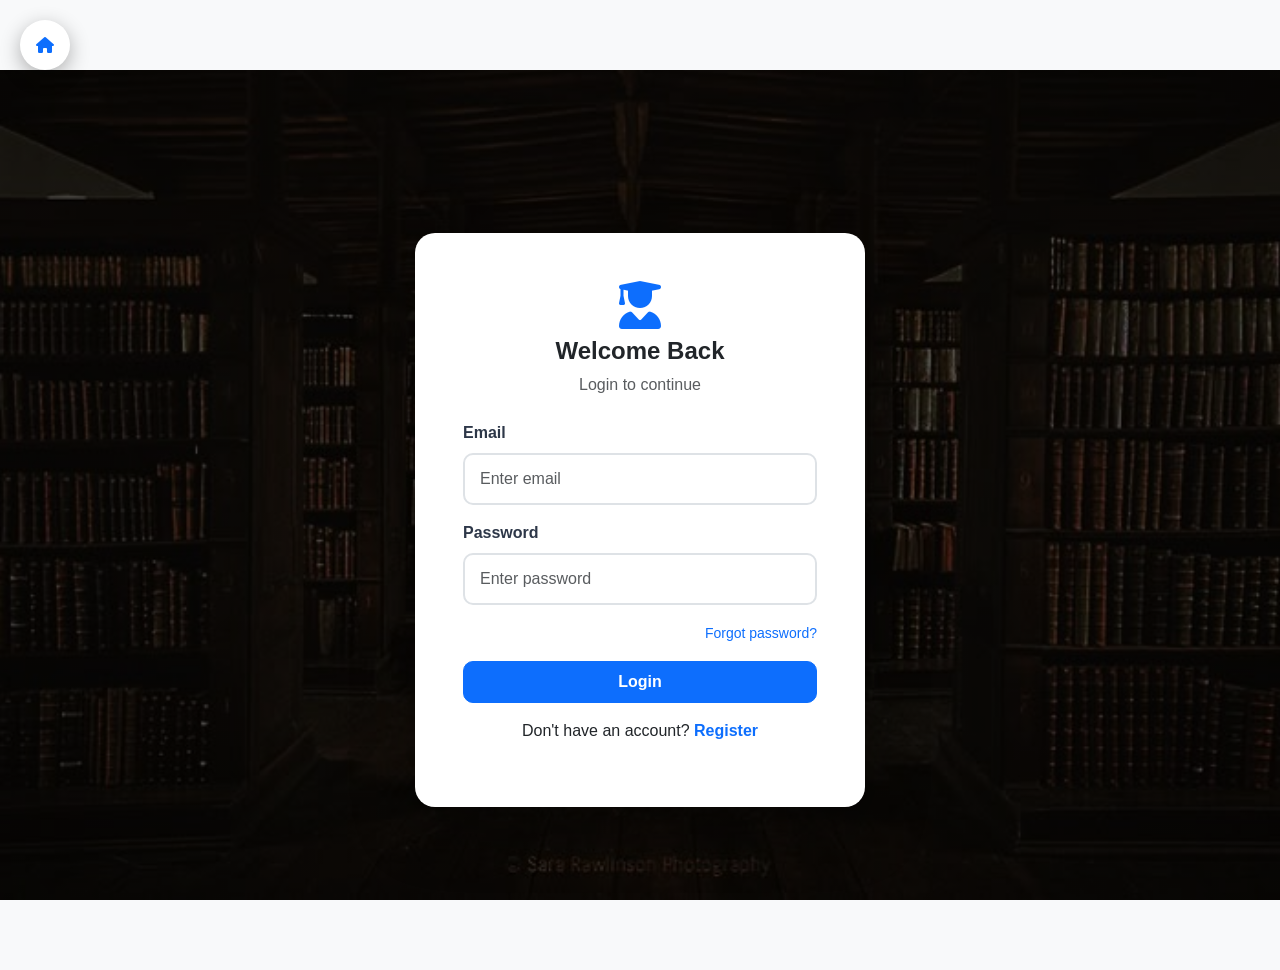
<file: login.html>
<!DOCTYPE html>
<html lang="en">

<head>
    <meta charset="UTF-8">
    <meta name="viewport" content="width=device-width, initial-scale=1.0">
    <title>Login | Empowering Education</title>

    <!-- Bootstrap -->
    <link href="https://cdn.jsdelivr.net/npm/bootstrap@5.3.2/dist/css/bootstrap.min.css" rel="stylesheet">

    <!-- Font Awesome -->
    <link href="https://cdnjs.cloudflare.com/ajax/libs/font-awesome/6.5.0/css/all.min.css" rel="stylesheet">

    <!-- Custom CSS -->
    <link rel="stylesheet" href="style.css">

    <!-- Bootstrap JS -->
    <script src="https://cdn.jsdelivr.net/npm/bootstrap@5.3.2/dist/js/bootstrap.bundle.min.js"></script>

    <!-- Common JS -->
    <script src="common.js" defer></script>

    <!-- Login JS -->
    <script src="login.js" defer></script>
</head>

<body>

    <!-- LOGIN BG -->
    <div class="auth-bg d-flex align-items-center justify-content-center">

        <!-- LOGIN CARD -->
        <div class="login-card p-4 p-md-5">

            <div class="text-center mb-4">
                <i class="fa-solid fa-user-graduate fa-3x text-primary mb-2"></i>
                <h4 class="fw-bold">Welcome Back</h4>
                <p class="text-muted">Login to continue</p>
            </div>

            <form id="loginForm" novalidate>

                <!-- Email -->
                <div class="mb-3">
                    <label class="form-label">Email</label>
                    <input type="email"
                           id="email"
                           class="form-control"
                           placeholder="Enter email"
                           required>
                </div>

                <!-- Password -->
                <div class="mb-3">
                    <label class="form-label">Password</label>
                    <input type="password"
                           id="password"
                           class="form-control"
                           placeholder="Enter password"
                           required>
                </div>

                <!-- Forgot -->
                <div class="text-end mb-3">
                    <a href="#" class="small text-decoration-none">
                        Forgot password?
                    </a>
                </div>

                <!-- Button -->
                <button type="submit" class="btn btn-primary w-100 py-2">
                    Login
                </button>

                <!-- Register -->
                <p class="text-center mt-3">
                    Don't have an account?
                    <a href="register.html" class="fw-bold text-decoration-none">
                        Register
                    </a>
                </p>

            </form>
        </div>
    </div>

    <!-- Home Icon -->
    <a href="index.html" class="home-btn">
        <i class="fa-solid fa-house"></i>
    </a>

</body>
</html>
</file>
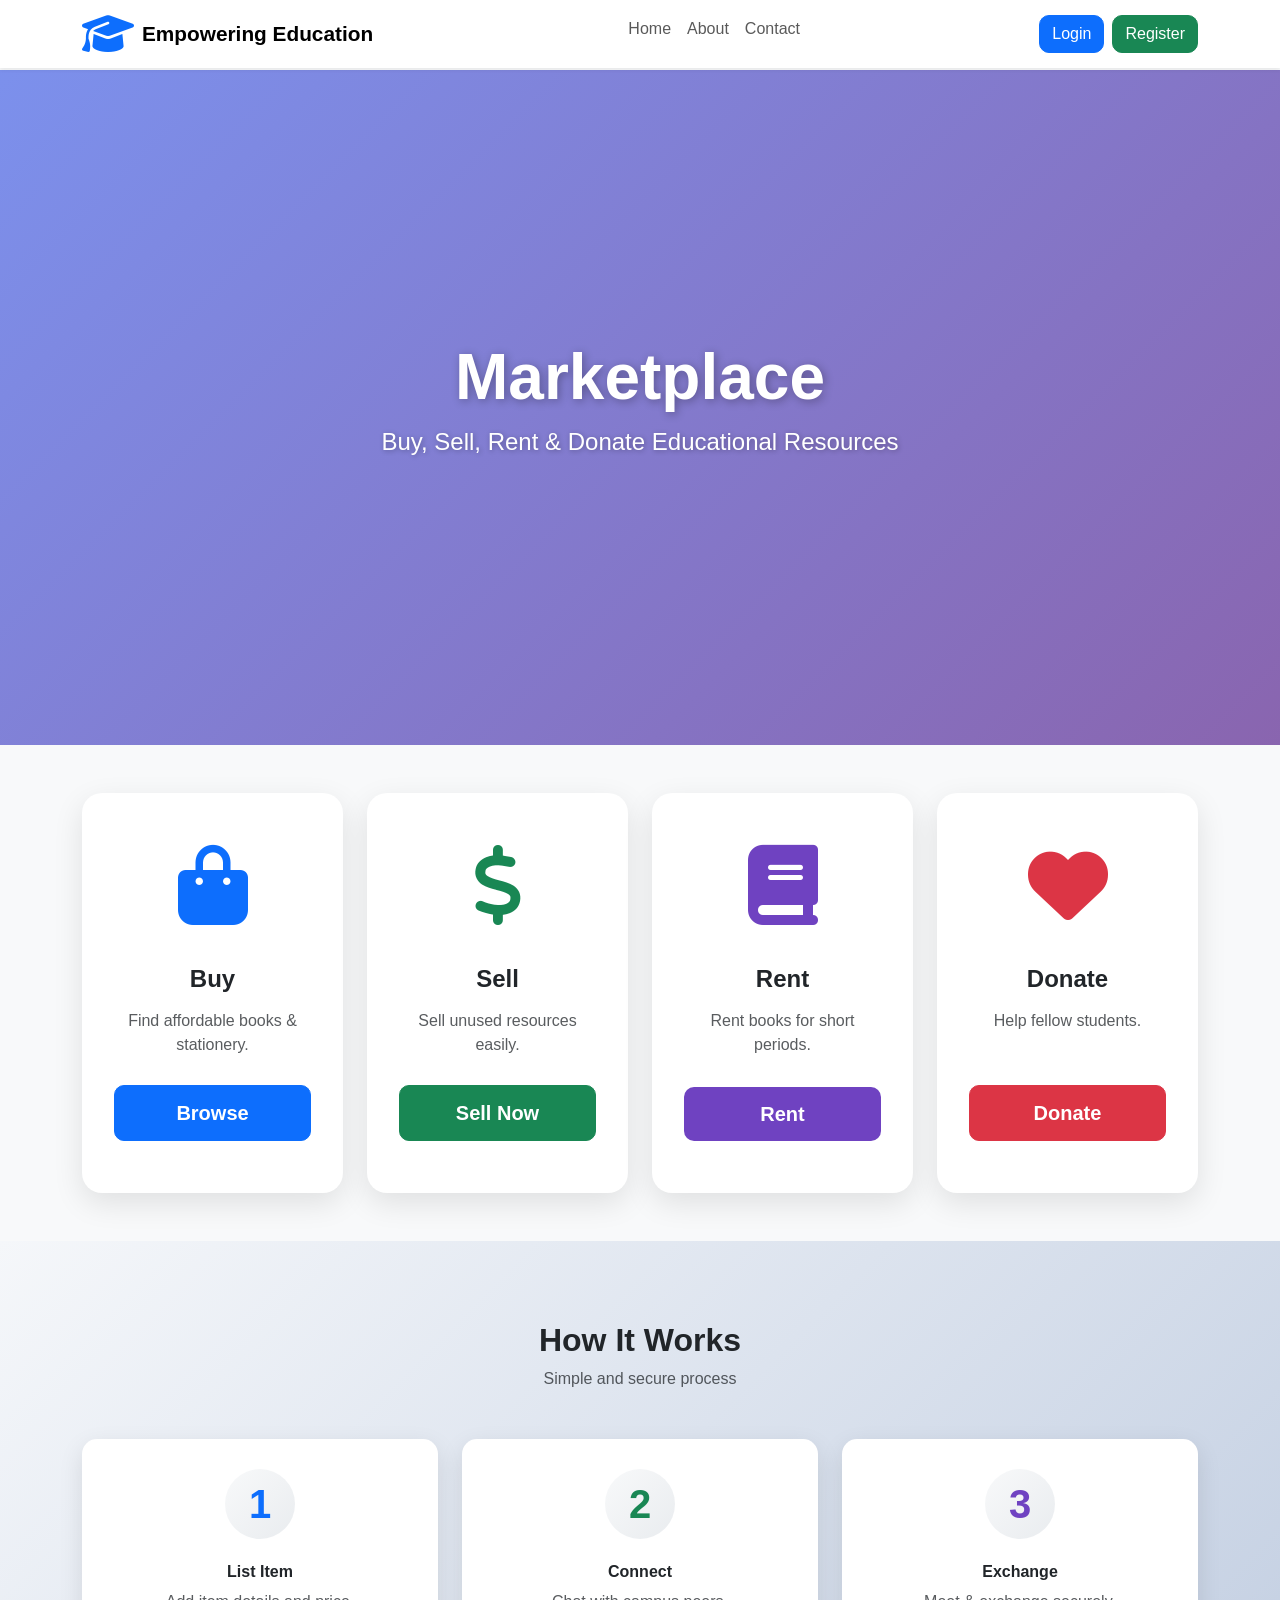
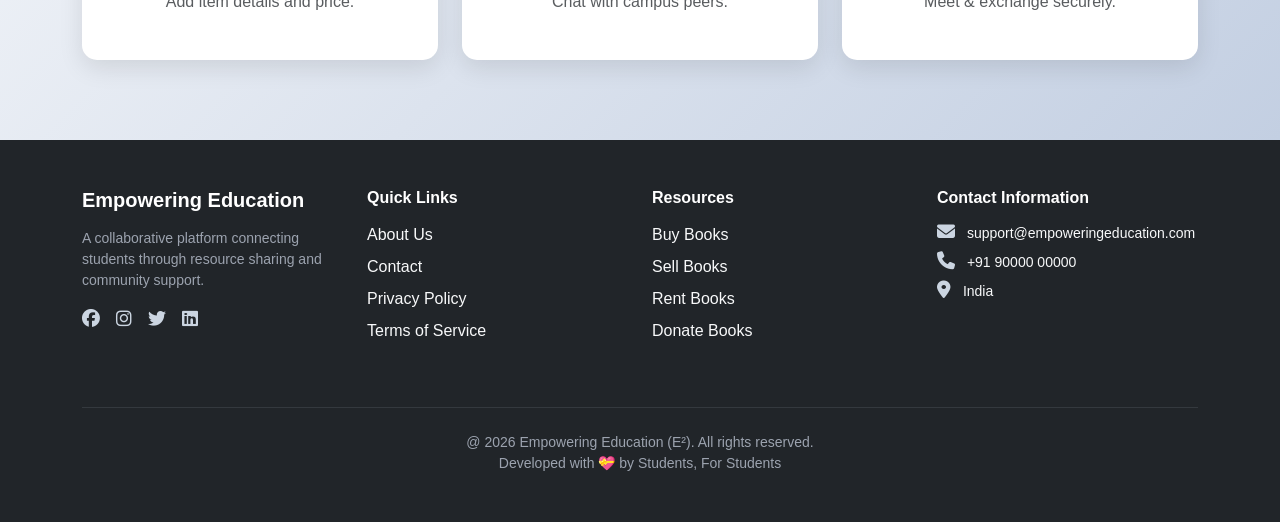
<file: marketplace.html>
<!DOCTYPE html>
<html lang="en">
<head>
    <meta charset="UTF-8">
    <meta name="viewport" content="width=device-width, initial-scale=1.0">
    <title>Marketplace | Empowering Education</title>

      <!-- Bootstrap -->
  <link href="https://cdn.jsdelivr.net/npm/bootstrap@5.3.2/dist/css/bootstrap.min.css" rel="stylesheet">

  <!-- Font Awesome -->
  <link href="https://cdnjs.cloudflare.com/ajax/libs/font-awesome/6.5.0/css/all.min.css" rel="stylesheet">

  <!-- Custom CSS -->
  <link rel="stylesheet" href="style.css">

  <script src="https://cdn.jsdelivr.net/npm/bootstrap@5.3.2/dist/js/bootstrap.bundle.min.js"></script>
  <script src="common.js"></script>

</head>
<body>
    <!-- NAVBAR -->
    <nav class="navbar navbar-expand-lg navbar-light bg-white shadow-sm fixed-top">
        <div class="container">
            <a class="navbar-brand d-flex align-items-center gap-2" href="index.html">
                <i class="fa-solid fa-graduation-cap fa-2x text-primary"></i>
                <span class="fw-bold">Empowering Education</span>
            </a>

            <button class="navbar-toggler" type="button" data-bs-toggle="collapse" data-bs-target="#mainnavbarmenu"
                aria-controls="mainnavbarmenu" aria-label="Toggle navigation">
                <span class="navbar-toggler-icon"></span>
            </button>

            <div class="collapse navbar-collapse" id="mainnavbarmenu">
                <ul class="navbar-nav mx-auto mb-2">
                    <li class="nav-item"><a class="nav-link" href="index.html">Home</a></li>
                    <li class="nav-item"><a class="nav-link" href="about.html">About</a></li>
                    <li class="nav-item"><a class="nav-link" href="contact.html">Contact</a></li>
                </ul>

                <div class="d-flex gap-2">
                    <a href="login.html" class="btn btn-primary">Login</a>
                    <a href="register.html" class="btn btn-success">Register</a>
                </div>
            </div>
        </div>
    </nav>
<!-- HERO -->
<section class="hero-section">
  <div class="hero-overlay"></div>
  <div class="container text-center text-white position-relative">
    <h1 class="fw-bold">Marketplace</h1>
    <p class="lead">Buy, Sell, Rent & Donate Educational Resources</p>
  </div>
</section>

<!-- MARKET ACTIONS -->
<section class="py-5">
  <div class="container">
    <div class="row g-4 text-center">

      <div class="col-md-3">
        <div class="market-card">
          <i class="fa-solid fa-bag-shopping buy"></i>
          <h5 class="fw-bold">Buy</h5>
          <p class="text-muted">Find affordable books & stationery.</p>
          <a href="buy.html" class="btn btn-primary btn-lg">Browse</a>
        </div>
      </div>

      <div class="col-md-3">
        <div class="market-card">
          <i class="fa-solid fa-dollar-sign sell"></i>
          <h5 class="fw-bold">Sell</h5>
          <p class="text-muted">Sell unused resources easily.</p>
          <a href="sell.html" class="btn btn-success btn-lg">Sell Now</a>
        </div>
      </div>

      <div class="col-md-3">
        <div class="market-card">
          <i class="fa-solid fa-book rent"></i>
          <h5 class="fw-bold">Rent</h5>
          <p class="text-muted">Rent books for short periods.</p>
          <a href="rent.html" class="btn btn-purple btn-lg">Rent</a>
        </div>
      </div>

      <div class="col-md-3">
        <div class="market-card">
          <i class="fa-solid fa-heart donate"></i>
          <h5 class="fw-bold">Donate</h5>
          <p class="text-muted">Help fellow students.</p>
          <a href="donate.html" class="btn btn-danger btn-lg">Donate</a>
        </div>
      </div>

    </div>
  </div>
</section>

<!-- HOW IT WORKS -->
<section class="works">
  <div class="container text-center">
    <h2 class="fw-bold">How It Works</h2>
    <p class="text-muted mb-5">Simple and secure process</p>

    <div class="row g-4">
      <div class="col-md-4">
        <div class="step-card">
          <span class="step blue">1</span>
          <h6 class="fw-bold mt-2">List Item</h6>
          <p class="text-muted">Add item details and price.</p>
        </div>
      </div>

      <div class="col-md-4">
        <div class="step-card">
          <span class="step green">2</span>
          <h6 class="fw-bold mt-2">Connect</h6>
          <p class="text-muted">Chat with campus peers.</p>
        </div>
      </div>

      <div class="col-md-4">
        <div class="step-card">
          <span class="step purple">3</span>
          <h6 class="fw-bold mt-2">Exchange</h6>
          <p class="text-muted">Meet & exchange securely.</p>
        </div>
      </div>
    </div>
  </div>
</section>

<!-- FOOTER -->
    <footer class="footer bg-dark text-light py-5">
        <div class="container">
            <div class="row">
                <div class="col-md-3 mb-4">
                    <h5 class="fw-bold mb-3">Empowering Education</h5>
                    <p class="text-muted small">
                        A collaborative platform connecting students through resource sharing
                        and community support.
                    </p>
                    <div class="d-flex gap-3">
                        <a href="#" class="text-light"><i class="fab fa-facebook fa-lg"></i></a>
                        <a href="#" class="text-light"><i class="fab fa-instagram fa-lg"></i></a>
                        <a href="#" class="text-light"><i class="fab fa-twitter fa-lg"></i></a>
                        <a href="#" class="text-light"><i class="fab fa-linkedin fa-lg"></i></a>
                    </div>
                </div>

                <!-- Quick Links -->
                <div class="col-md-3 mb-4">
                    <h6 class="fw-bold mb-3">Quick Links</h6>
                    <ul class="list-unstyled">
                        <li class="mb-2"><a href="about.html" class="text-light text-decoration-none">About Us</a></li>
                        <li class="mb-2"><a href="contact.html" class="text-light text-decoration-none">Contact</a></li>
                        <li class="mb-2"><a href="#" class="text-light text-decoration-none">Privacy Policy</a></li>
                        <li class="mb-2"><a href="#" class="text-light text-decoration-none">Terms of Service</a></li>
                    </ul>
                </div>

                <!-- Resources -->
                <div class="col-md-3 mb-4">
                    <h6 class="fw-bold mb-3">Resources</h6>
                    <ul class="list-unstyled">
                        <li class="mb-2"><a href="buy.html" class="text-light text-decoration-none">Buy Books</a></li>
                        <li class="mb-2"><a href="sell.html" class="text-light text-decoration-none">Sell Books</a></li>
                        <li class="mb-2"><a href="rent.html" class="text-light text-decoration-none">Rent Books</a></li>
                        <li class="mb-2"><a href="donate.html" class="text-light text-decoration-none">Donate Books</a>
                        </li>
                    </ul>
                </div>

                <!-- Contact -->
                <div class="col-md-3 mb-4">
                    <h6 class="fw-bold mb-3">Contact Information</h6>
                    <p class="small mb-2">
                        <i class="fa-solid fa-envelope me-2"></i>
                        support@empoweringeducation.com
                    </p>
                    <p class="small mb-2">
                        <i class="fa-solid fa-phone me-2"></i>
                        +91 90000 00000
                    </p>
                    <p class="small">
                        <i class="fa-solid fa-location-dot me-2"></i>
                        India
                    </p>
                </div>
            </div>

            <hr class="border-secondary my-4">

            <div class="text-center small text-muted">
                @ 2026 Empowering Education (E²). All rights reserved.<br>
                Developed with 💝 by Students, For Students
            </div>
        </div>
    </footer>


</body>
</html>
</file>
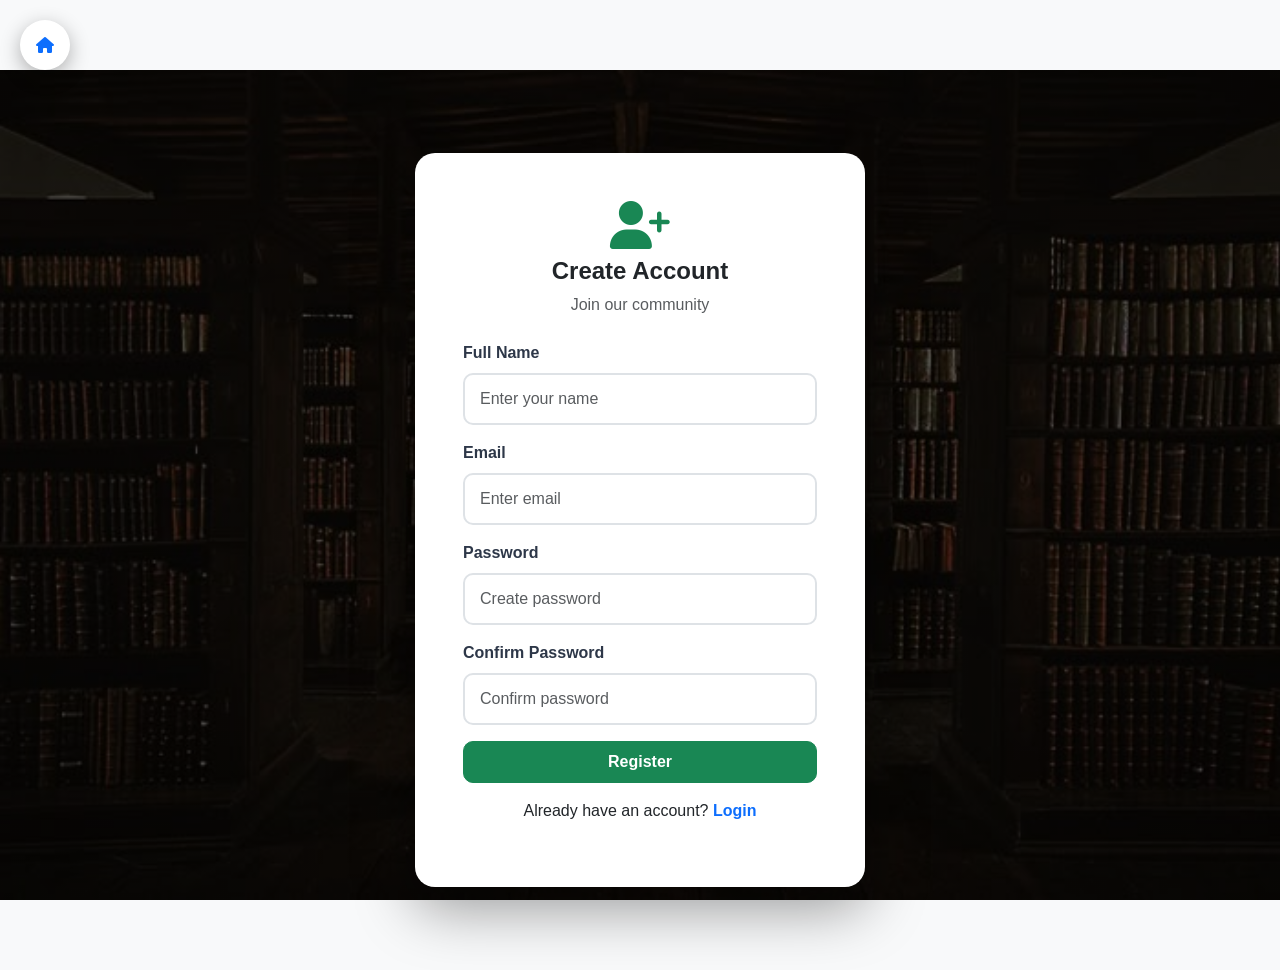
<file: register.html>
<!DOCTYPE html>
<html lang="en">
<head>
    <meta charset="UTF-8">
    <title>Register | Empowering Education</title>
    <meta name="viewport" content="width=device-width, initial-scale=1.0">

    <!-- Bootstrap CSS -->
    <link href="https://cdn.jsdelivr.net/npm/bootstrap@5.3.2/dist/css/bootstrap.min.css" rel="stylesheet">

    <!-- Font Awesome -->
    <link href="https://cdnjs.cloudflare.com/ajax/libs/font-awesome/6.5.0/css/all.min.css" rel="stylesheet">

    <!-- Custom CSS -->
    <link rel="stylesheet" href="style.css">

    <!-- Bootstrap JS -->
    <script src="https://cdn.jsdelivr.net/npm/bootstrap@5.3.2/dist/js/bootstrap.bundle.min.js"></script>

    <!-- Common JS -->
    <script src="common.js"></script>

    <!-- Register JS -->
    <script src="register.js" defer></script>
</head>

<body>

    <!-- REGISTER BACKGROUND -->
    <div class="auth-bg d-flex justify-content-center align-items-center">

        <!-- REGISTER CARD -->
        <div class="login-card p-4 p-md-5">

            <div class="text-center mb-4">
                <i class="fa-solid fa-user-plus fa-3x text-success mb-2"></i>
                <h4 class="fw-bold">Create Account</h4>
                <p class="text-muted">Join our community</p>
            </div>

            <!-- FORM -->
            <form id="registerForm" novalidate>

                <!-- Full Name -->
                <div class="mb-3">
                    <label class="form-label">Full Name</label>
                    <input type="text"
                           id="name"
                           class="form-control"
                           placeholder="Enter your name"
                           required>
                </div>

                <!-- Email -->
                <div class="mb-3">
                    <label class="form-label">Email</label>
                    <input type="email"
                           id="regEmail"
                           class="form-control"
                           placeholder="Enter email"
                           required>
                </div>

                <!-- Password -->
                <div class="mb-3">
                    <label class="form-label">Password</label>
                    <input type="password"
                           id="regPassword"
                           class="form-control"
                           placeholder="Create password"
                           required>
                </div>

                <!-- Confirm Password -->
                <div class="mb-3">
                    <label class="form-label">Confirm Password</label>
                    <input type="password"
                           id="confirmPassword"
                           class="form-control"
                           placeholder="Confirm password"
                           required>
                </div>

                <!-- Register Button -->
                <button type="submit" class="btn btn-success w-100 py-2">
                    Register
                </button>

                <!-- Login Link -->
                <p class="text-center mt-3">
                    Already have an account?
                    <a href="login.html" class="fw-bold text-decoration-none">
                        Login
                    </a>
                </p>

            </form>

        </div>
    </div>

    <!-- Home Button -->
    <a href="index.html" class="home-btn">
        <i class="fa-solid fa-house"></i>
    </a>

</body>
</html>
</file>
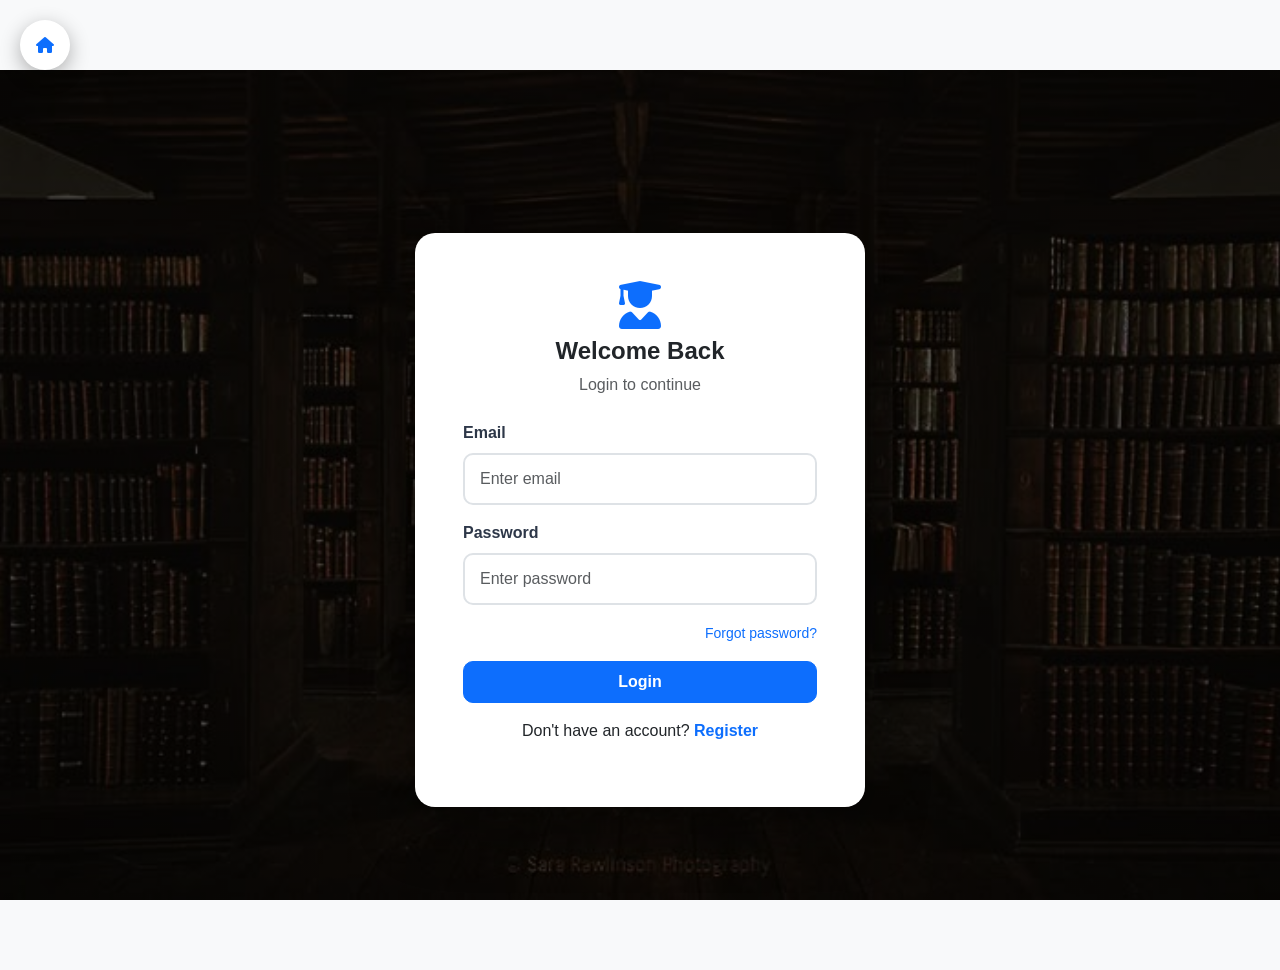
<file: rent.html>
<!DOCTYPE html>
<html lang="en">
<head>
<meta charset="UTF-8">
<title>Rent Books | Empowering Education</title>
<meta name="viewport" content="width=device-width, initial-scale=1.0">

<!-- Bootstrap -->
<link href="https://cdn.jsdelivr.net/npm/bootstrap@5.3.2/dist/css/bootstrap.min.css" rel="stylesheet">

<!-- Font Awesome -->
<link href="https://cdnjs.cloudflare.com/ajax/libs/font-awesome/6.5.1/css/all.min.css" rel="stylesheet">

<!-- Custom CSS -->
<link rel="stylesheet" href="style.css">
</head>
<body>

<!-- NAVBAR -->
<nav class="navbar navbar-expand-lg navbar-light bg-white shadow-sm fixed-top">
    <div class="container">
        <a class="navbar-brand fw-bold" href="index.html">
            <i class="fa-solid fa-graduation-cap text-primary me-2"></i>
            Empowering Education
        </a>
        <button class="navbar-toggler" type="button" data-bs-toggle="collapse" data-bs-target="#navMenu">
            <span class="navbar-toggler-icon"></span>
        </button>
        <div class="collapse navbar-collapse" id="navMenu">
            <ul class="navbar-nav mx-auto">
                <li class="nav-item"><a class="nav-link" href="index.html">Home</a></li>
                <li class="nav-item"><a class="nav-link" href="about.html">About</a></li>
                <li class="nav-item"><a class="nav-link" href="contact.html">Contact</a></li>
                <li class="nav-item"><a class="nav-link" href="buy.html">Buy</a></li>
                <li class="nav-item"><a class="nav-link" href="sell.html">Sell</a></li>
                <li class="nav-item"><a class="nav-link" href="donate.html">Donate</a></li>
            </ul>
            <div class="d-flex gap-2">
                <a href="login.html" class="btn btn-primary">Login</a>
                <a href="register.html" class="btn btn-success">Register</a>
            </div>
        </div>
    </div>
</nav>

<!-- RENT OUT FORM SECTION -->
<section class="container mt-5 pt-5 rent-section">
  <div class="row justify-content-center">
    <div class="col-lg-7">
      <div class="card shadow-lg p-4">
        <h2 class="text-center fw-bold mb-3">
          <i class="fa-solid fa-book-bookmark text-warning"></i>
          Rent Out Your Book
        </h2>

        <div class="alert alert-warning text-start mb-4">
          <h5 class="fw-bold mb-2">
            <i class="fa-solid fa-circle-info"></i> Why Rent Out?
          </h5>
          <ul class="mb-0">
            <li>&#128176; Earn money from books you're not using</li>
            <li>&#128218; Help fellow students save money</li>
            <li>&#128260; Keep books in circulation</li>
            <li>&#129309; Build trust in the student community</li>
          </ul>
        </div>

        <form id="rentForm" novalidate>
          <!-- Book Image -->
          <div class="mb-3">
            <label class="form-label fw-semibold">Book Image</label>
            <input type="file" class="form-control" id="bookImage" accept="image/*" required>
          </div>

          <!-- Book Name -->
          <div class="mb-3">
            <label class="form-label fw-semibold">Book Name</label>
            <input type="text" class="form-control" id="bookName" placeholder="Enter book name" required>
          </div>

          <!-- Author -->
          <div class="mb-3">
            <label class="form-label fw-semibold">Author Name</label>
            <input type="text" class="form-control" id="authorName" placeholder="Enter author name" required>
          </div>

          <!-- Category -->
          <div class="mb-3">
            <label class="form-label fw-semibold">Book Category</label>
            <select class="form-select" id="category" required>
              <option value="">Select category</option>
              <option value="engineering">Engineering</option>
              <option value="medical">Medical</option>
              <option value="computer">Computer/IT</option>
              <option value="commerce">Commerce</option>
              <option value="arts">Arts</option>
              <option value="science">Science</option>
              <option value="school">School</option>
              <option value="college">College</option>
              <option value="competitive">Competitive Exam</option>
              <option value="college">Novel</option>
              <option value="competitive">religious</option>
              <option value="other">Other</option>
            </select>
          </div>

          <!-- Custom Category -->
          <div class="mb-3 d-none" id="customCategoryBox">
            <label class="form-label fw-semibold">Custom Category</label>
            <input type="text" class="form-control" id="customCategory" placeholder="Specify category">
          </div>

          <!-- Condition -->
          <div class="mb-3">
            <label class="form-label fw-semibold">Book Condition</label>
            <select class="form-select" id="condition" required>
              <option value="">Select condition</option>
              <option value="new">New</option>
              <option value="like-new">Like New</option>
              <option value="good">Good</option>
              <option value="fair">Fair</option>
            </select>
          </div>

          <!-- Rental Price -->
          <div class="mb-3">
            <label class="form-label fw-semibold">Rental Price (&#8377;)</label>
            <input type="number" class="form-control" id="rentalPrice" placeholder="Enter rental price" min="1" required>
            <small class="text-muted">Price per rental period</small>
          </div>

          <!-- Rental Duration -->
          <div class="mb-3">
            <label class="form-label fw-semibold">Rental Duration</label>
            <select class="form-select" id="rentalDuration" required>
              <option value="">Select duration</option>
              <option value="7">7 Days</option>
              <option value="15">15 Days</option>
              <option value="30">30 Days</option>
              <option value="60">60 Days</option>
            </select>
          </div>

          <!-- Security Deposit -->
          <div class="mb-3">
            <label class="form-label fw-semibold">Security Deposit (&#8377;)</label>
            <input type="number" class="form-control" id="securityDeposit" placeholder="Enter security deposit" min="0" required>
            <small class="text-muted">Refundable amount for book safety</small>
          </div>

          <!-- Submit -->
          <div class="text-center">
            <button type="submit" class="btn btn-warning px-5">
              <i class="fa-solid fa-bookmark"></i> List for Rent
            </button>
          </div>
        </form>
      </div>
    </div>
  </div>
</section>

<!-- AVAILABLE RENT BOOKS SECTION -->
<section class="container mt-5 pt-5 rent-section">
  <div class="text-center mb-4">
    <h2 class="fw-bold">
      <i class="fa-solid fa-book-bookmark text-warning me-2"></i>
      Available Rent Books
    </h2>
    <p class="text-muted">Affordable book rentals for students</p>
  </div>

  <!-- FILTER SECTION -->
  <div class="row mb-4">
    <div class="col-md-3">
      <label class="form-label fw-semibold">Category</label>
      <select class="form-select" id="categoryFilter">
        <option value="">All Categories</option>
        <option value="engineering">Engineering</option>
        <option value="medical">Medical</option>
        <option value="computer">Computer/IT</option>
        <option value="commerce">Commerce</option>
        <option value="arts">Arts</option>
        <option value="science">Science</option>
        <option value="school">School</option>
        <option value="college">College</option>
      </select>
    </div>
    <div class="col-md-3">
      <label class="form-label fw-semibold">Condition</label>
      <select class="form-select" id="conditionFilter">
        <option value="">All Conditions</option>
        <option value="new">New</option>
        <option value="like-new">Like New</option>
        <option value="good">Good</option>
        <option value="fair">Fair</option>
      </select>
    </div>
    <div class="col-md-3">
      <label class="form-label fw-semibold">Price Range</label>
      <select class="form-select" id="priceFilter">
        <option value="">All Prices</option>
        <option value="0-50">&#8377;0 - &#8377;50</option>
        <option value="51-100">&#8377;51 - &#8377;100</option>
        <option value="101-200">&#8377;101 - &#8377;200</option>
        <option value="201+">&#8377;201+</option>
      </select>
    </div>
    <div class="col-md-3">
      <label class="form-label fw-semibold">Duration</label>
      <select class="form-select" id="durationFilter">
        <option value="">All Durations</option>
        <option value="7">7 Days</option>
        <option value="15">15 Days</option>
        <option value="30">30 Days</option>
        <option value="60">60 Days</option>
      </select>
    </div>
  </div>

  <!-- BOOKS CONTAINER -->
  <div class="row" id="rentBooksContainer"></div>

  <!-- PAGINATION -->
  <nav aria-label="Page navigation" class="mt-4">
    <ul class="pagination justify-content-center">
      <li class="page-item disabled"><a class="page-link" href="#">Previous</a></li>
      <li class="page-item active"><a class="page-link" href="#">1</a></li>
      <li class="page-item"><a class="page-link" href="#">2</a></li>
      <li class="page-item"><a class="page-link" href="#">3</a></li>
      <li class="page-item"><a class="page-link" href="#">Next</a></li>
    </ul>
  </nav>
</section>

<!-- RENT FORM SUCCESS MODAL -->
<div class="modal fade" id="rentFormSuccessModal" tabindex="-1">
  <div class="modal-dialog modal-dialog-centered">
    <div class="modal-content text-center">
      <div class="modal-header justify-content-center border-0">
        <h3 class="modal-title fw-bold text-warning">&#127881; Book Listed!</h3>
      </div>
      <div class="modal-body py-4">
        <i class="fa-solid fa-bookmark fa-4x text-warning mb-3"></i>
        <h4 class="fw-semibold mb-3">Your Book is Now Available for Rent!</h4>
        <p class="fs-5">Students can now rent your book.</p>
        <div class="alert alert-warning mt-3">
          <i class="fa-solid fa-check-circle me-2"></i>
          You will be notified when someone requests to rent!
        </div>
      </div>
      <div class="modal-footer justify-content-center border-0">
        <button class="btn btn-warning px-4" data-bs-dismiss="modal">Great!</button>
      </div>
    </div>
  </div>
</div>

<!-- RENT SUCCESS MODAL -->
<div class="modal fade" id="rentSuccessModal" tabindex="-1">
  <div class="modal-dialog modal-dialog-centered">
    <div class="modal-content text-center">
      <div class="modal-header justify-content-center border-0">
        <h4 class="modal-title fw-bold text-warning">Rental Request Sent!</h4>
      </div>
      <div class="modal-body py-4">
        <i class="fa-solid fa-circle-check fa-4x text-warning mb-3"></i>
        <p class="fs-5">Your rental request has been sent to the owner.</p>
        <p class="text-muted">The owner will contact you soon to arrange the rental.</p>
        <div class="alert alert-info mt-3">
          <i class="fa-solid fa-info-circle me-2"></i>
          Check your registered email for owner details
        </div>
      </div>
      <div class="modal-footer justify-content-center border-0">
        <button class="btn btn-warning px-4" data-bs-dismiss="modal">OK</button>
      </div>
    </div>
  </div>
</div>

<!-- FOOTER -->
<footer class="footer bg-dark text-light py-5">
    <div class="container">
        <div class="row">
            <div class="col-md-3 mb-4">
                <h5 class="fw-bold mb-3">Empowering Education</h5>
                <p class="text-muted small">A collaborative platform connecting students through resource sharing and community support.</p>
                <div class="d-flex gap-3">
                    <a href="#" class="text-light"><i class="fab fa-facebook fa-lg"></i></a>
                    <a href="#" class="text-light"><i class="fab fa-instagram fa-lg"></i></a>
                    <a href="#" class="text-light"><i class="fab fa-twitter fa-lg"></i></a>
                    <a href="#" class="text-light"><i class="fab fa-linkedin fa-lg"></i></a>
                </div>
            </div>
            <div class="col-md-3 mb-4">
                <h6 class="fw-bold mb-3">Quick Links</h6>
                <ul class="list-unstyled">
                    <li class="mb-2"><a href="about.html" class="text-light text-decoration-none">About Us</a></li>
                    <li class="mb-2"><a href="contact.html" class="text-light text-decoration-none">Contact</a></li>
                    <li class="mb-2"><a href="#" class="text-light text-decoration-none">Privacy Policy</a></li>
                    <li class="mb-2"><a href="#" class="text-light text-decoration-none">Terms of Service</a></li>
                </ul>
            </div>
            <div class="col-md-3 mb-4">
                <h6 class="fw-bold mb-3">Resources</h6>
                <ul class="list-unstyled">
                    <li class="mb-2"><a href="buy.html" class="text-light text-decoration-none">Buy Books</a></li>
                    <li class="mb-2"><a href="sell.html" class="text-light text-decoration-none">Sell Books</a></li>
                    <li class="mb-2"><a href="rent.html" class="text-light text-decoration-none">Rent Books</a></li>
                    <li class="mb-2"><a href="donate.html" class="text-light text-decoration-none">Donate Books</a></li>
                </ul>
            </div>
            <div class="col-md-3 mb-4">
                <h6 class="fw-bold mb-3">Contact Information</h6>
                <p class="small mb-2"><i class="fa-solid fa-envelope me-2"></i>support@empoweringeducation.com</p>
                <p class="small mb-2"><i class="fa-solid fa-phone me-2"></i>+91 90000 00000</p>
                <p class="small"><i class="fa-solid fa-location-dot me-2"></i>India</p>
            </div>
        </div>
        <hr class="border-secondary my-4">
        <div class="text-center small text-muted">
            @ 2026 Empowering Education. All rights reserved.<br>
            Developed with 💝; by Students, For Students
        </div>
    </div>
</footer>

<!-- JS -->
<script src="https://cdn.jsdelivr.net/npm/bootstrap@5.3.2/dist/js/bootstrap.bundle.min.js"></script>
<script src="common.js"></script>
<script src="rent.js"></script>

</body>
</html>
</file>
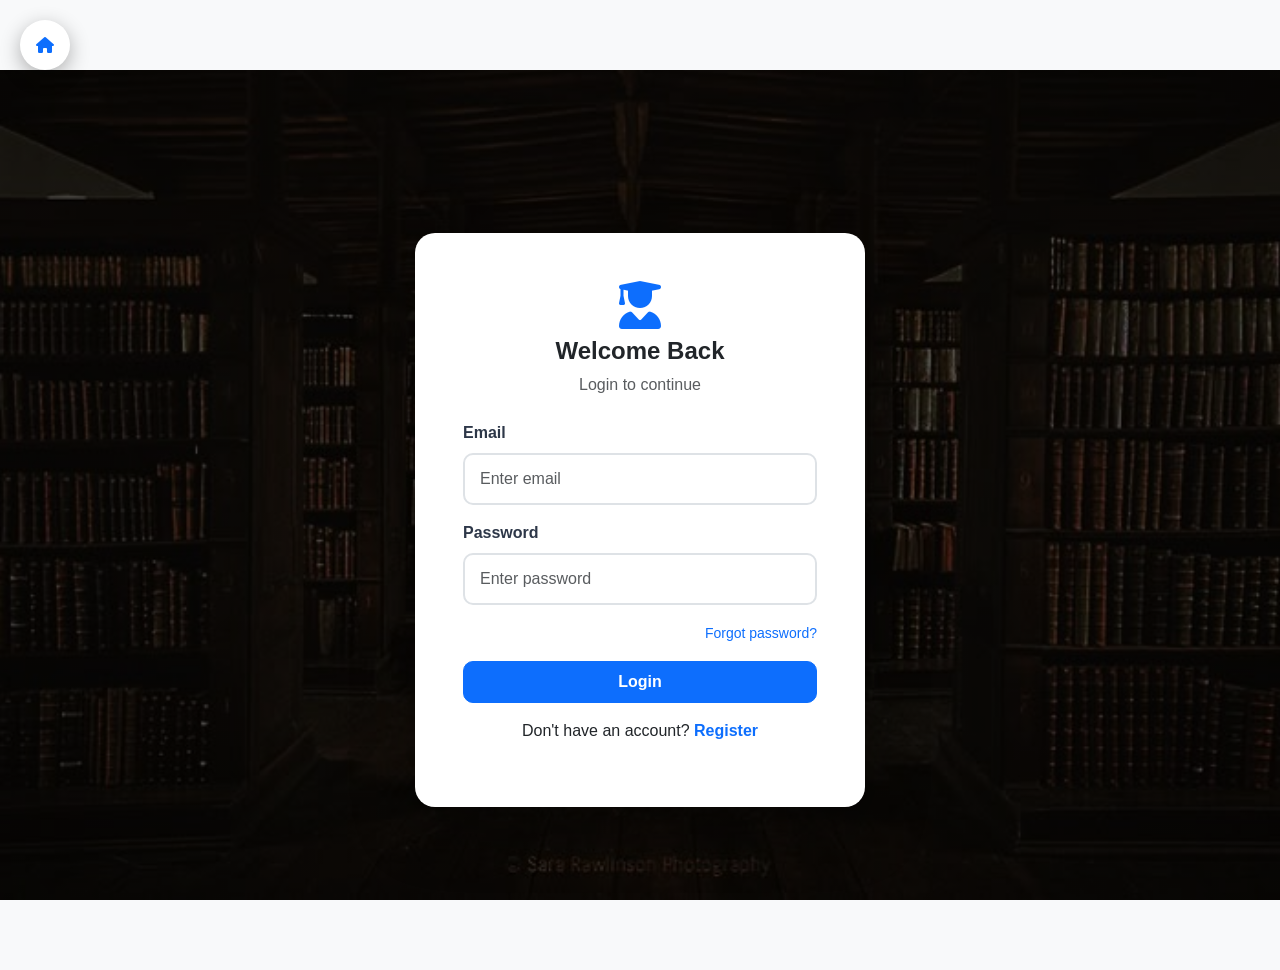
<file: sell.html>
<!DOCTYPE html>
<html lang="en">
<head>
<meta charset="UTF-8">
<meta name="viewport" content="width=device-width, initial-scale=1.0">
<title>Sell Book | Empowering Education</title>

<!-- Bootstrap -->
<link href="https://cdn.jsdelivr.net/npm/bootstrap@5.3.2/dist/css/bootstrap.min.css" rel="stylesheet">
<!-- Font Awesome -->
<link href="https://cdnjs.cloudflare.com/ajax/libs/font-awesome/6.5.1/css/all.min.css" rel="stylesheet">
<!-- Custom CSS -->
<link rel="stylesheet" href="style.css">
</head>
<body>

<!-- NAVBAR -->
<nav class="navbar navbar-expand-lg navbar-light bg-white shadow-sm fixed-top">
    <div class="container">
        <a class="navbar-brand fw-bold" href="index.html">
            <i class="fa-solid fa-graduation-cap text-primary me-2"></i>
            Empowering Education
        </a>
        <button class="navbar-toggler" type="button" data-bs-toggle="collapse" data-bs-target="#navMenu">
            <span class="navbar-toggler-icon"></span>
        </button>
        <div class="collapse navbar-collapse" id="navMenu">
            <ul class="navbar-nav mx-auto">
                <li class="nav-item"><a class="nav-link" href="index.html">Home</a></li>
                <li class="nav-item"><a class="nav-link" href="about.html">About</a></li>
                <li class="nav-item"><a class="nav-link" href="contact.html">Contact</a></li>
                <li class="nav-item"><a class="nav-link" href="buy.html">Buy</a></li>
                <li class="nav-item"><a class="nav-link" href="rent.html">Rent</a></li>
                <li class="nav-item"><a class="nav-link" href="donate.html">Donate</a></li>
            </ul>
            <div class="d-flex gap-2">
                <a href="login.html" class="btn btn-primary">Login</a>
                <a href="register.html" class="btn btn-success">Register</a>
            </div>
        </div>
    </div>
</nav>

<!-- SELL SECTION -->
<section class="container sell-section mt-5 pt-5">
    <div class="row justify-content-center">
        <div class="col-lg-7">
            <div class="card shadow-lg p-4">
                <h2 class="text-center fw-bold mb-3">
                    <i class="fa-solid fa-book-open text-success"></i> Sell Your Book
                </h2>
                <p class="text-center text-muted mb-4">
                    List your book and connect with buyers in your campus
                </p>

                <form id="sellForm" novalidate>

                    <!-- Image -->
                    <div class="mb-3">
                        <label class="form-label fw-semibold">Book Image *</label>
                        <input type="file" class="form-control" id="bookImage" accept="image/*" required>
                    </div>

                    <!-- Book Name -->
                    <div class="mb-3">
                        <label class="form-label fw-semibold">Book Name *</label>
                        <input type="text" class="form-control" id="bookName" placeholder="Enter book name" required>
                    </div>

                    <!-- Author -->
                    <div class="mb-3">
                        <label class="form-label fw-semibold">Author Name *</label>
                        <input type="text" class="form-control" id="authorName" placeholder="Enter author name" required>
                    </div>

                    <!-- Category -->
                    <div class="mb-3">
                        <label class="form-label fw-semibold">Book Category *</label>
                        <select class="form-select" id="category" required>
                            <option value="">Select category</option>
                            <option value="engineering">Engineering</option>
                            <option value="medical">Medical</option>
                            <option value="computer">Computer/IT</option>
                            <option value="commerce">Commerce</option>
                            <option value="arts">Arts</option>
                            <option value="science">Science</option>
                            <option value="school">BCA</option>
                            <option value="college">MBA</option>
                            <option value="competitive">Competitive Exam</option>
                            <option value="novel">Novel</option>
                            <option value="religious">Religious</option>
                            <option value="other">Other</option>
                        </select>
                    </div>

                    <!-- Custom Category -->
                    <div class="mb-3 d-none" id="customCategoryBox">
                        <label class="form-label fw-semibold">Specify Category *</label>
                        <input type="text" class="form-control" id="customCategory" placeholder="Enter custom category">
                    </div>

                    <!-- Condition -->
                    <div class="mb-3">
                        <label class="form-label fw-semibold">Book Condition *</label>
                        <select class="form-select" id="condition" required>
                            <option value="">Select condition</option>
                            <option value="new">New</option>
                            <option value="like-new">Like New</option>
                            <option value="good">Good</option>
                            <option value="fair">Fair</option>
                            <option value="old">Old</option>
                        </select>
                    </div>

                    <!-- Price -->
                    <div class="mb-3">
                        <label class="form-label fw-semibold">Expected Price (₹) *</label>
                        <input type="number" class="form-control" id="price" placeholder="Enter price" min="1" required>
                    </div>

                    <!-- Description -->
                    <div class="mb-3">
                        <label class="form-label fw-semibold">Description (Optional)</label>
                        <textarea class="form-control" rows="3" id="description" placeholder="Add any additional details"></textarea>
                    </div>

                    <div class="text-center mt-4">
                        <button type="submit" class="btn btn-success btn-lg px-5">
                            <i class="fa-solid fa-upload me-2"></i>List Book for Sale
                        </button>
                    </div>

                </form>
            </div>
        </div>
    </div>
</section>

<!-- SUCCESS MODAL -->
<div class="modal fade" id="successModal" tabindex="-1">
  <div class="modal-dialog modal-dialog-centered">
    <div class="modal-content text-center">
      <div class="modal-header justify-content-center border-0">
        <h4 class="modal-title fw-bold text-success">
          <i class="fa-solid fa-circle-check me-2"></i>Success!
        </h4>
      </div>
      <div class="modal-body py-4">
        <i class="fa-solid fa-check-circle fa-4x text-success mb-3"></i>
        <h5 class="fw-semibold mb-3">Book Listed Successfully!</h5>
        <p class="text-muted">Your book has been listed in the marketplace.</p>
        <div class="alert alert-success mt-3">
          <i class="fa-solid fa-users me-2"></i>
          Buyers can now view your listing and contact you!
        </div>
        <p class="small text-muted mt-3">
          You will be notified when someone is interested in buying your book.
        </p>
      </div>
      <div class="modal-footer justify-content-center border-0">
        <button class="btn btn-success px-4" data-bs-dismiss="modal">Great!</button>
      </div>
    </div>
  </div>
</div>

<!-- FOOTER -->
    <footer class="footer bg-dark text-light py-5">
        <div class="container">
            <div class="row">
                <div class="col-md-3 mb-4">
                    <h5 class="fw-bold mb-3">Empowering Education</h5>
                    <p class="text-muted small">
                        A collaborative platform connecting students through resource sharing
                        and community support.
                    </p>
                    <div class="d-flex gap-3">
                        <a href="#" class="text-light"><i class="fab fa-facebook fa-lg"></i></a>
                        <a href="#" class="text-light"><i class="fab fa-instagram fa-lg"></i></a>
                        <a href="#" class="text-light"><i class="fab fa-twitter fa-lg"></i></a>
                        <a href="#" class="text-light"><i class="fab fa-linkedin fa-lg"></i></a>
                    </div>
                </div>

                <!-- Quick Links -->
                <div class="col-md-3 mb-4">
                    <h6 class="fw-bold mb-3">Quick Links</h6>
                    <ul class="list-unstyled">
                        <li class="mb-2"><a href="about.html" class="text-light text-decoration-none">About Us</a></li>
                        <li class="mb-2"><a href="contact.html" class="text-light text-decoration-none">Contact</a></li>
                        <li class="mb-2"><a href="#" class="text-light text-decoration-none">Privacy Policy</a></li>
                        <li class="mb-2"><a href="#" class="text-light text-decoration-none">Terms of Service</a></li>
                    </ul>
                </div>

                <!-- Resources -->
                <div class="col-md-3 mb-4">
                    <h6 class="fw-bold mb-3">Resources</h6>
                    <ul class="list-unstyled">
                        <li class="mb-2"><a href="buy.html" class="text-light text-decoration-none">Buy Books</a></li>
                        <li class="mb-2"><a href="sell.html" class="text-light text-decoration-none">Sell Books</a></li>
                        <li class="mb-2"><a href="rent.html" class="text-light text-decoration-none">Rent Books</a></li>
                        <li class="mb-2"><a href="donate.html" class="text-light text-decoration-none">Donate Books</a>
                        </li>
                    </ul>
                </div>

                <!-- Contact -->
                <div class="col-md-3 mb-4">
                    <h6 class="fw-bold mb-3">Contact Information</h6>
                    <p class="small mb-2">
                        <i class="fa-solid fa-envelope me-2"></i>
                        support@empoweringeducation.com
                    </p>
                    <p class="small mb-2">
                        <i class="fa-solid fa-phone me-2"></i>
                        +91 90000 00000
                    </p>
                    <p class="small">
                        <i class="fa-solid fa-location-dot me-2"></i>
                        India
                    </p>
                </div>
            </div>

            <hr class="border-secondary my-4">

            <div class="text-center small text-muted">
                @ 2026 Empowering Education . All rights reserved.<br>
                Developed with 💝 by Students, For Students
            </div>
        </div>
    </footer>

<!-- JS -->
<script src="https://cdn.jsdelivr.net/npm/bootstrap@5.3.2/dist/js/bootstrap.bundle.min.js"></script>
<script src="common.js"></script>
<script src="sell.js"></script>
</body>
</html>
</file>
<file: style.css>
body {
  padding-top: 70px;
  font-family: 'Segoe UI', Tahoma, Geneva, Verdana, sans-serif;
  background-color: #f8f9fa;
}
/* ================= NAVBAR STYLES ================= */
.navbar {
  transition: all 0.3s ease;
}
.navbar-brand {
  font-size: 1.3rem;
  transition: transform 0.3s ease;
}
.navbar-brand:hover {
  transform: scale(1.05);
}
.nav-link {
  font-weight: 500;
  text-decoration: none;
  border-bottom: 2px solid transparent;
  transition: border-color 0.3s ease;
}
.nav-link:hover,
.nav-link.active {
  border-bottom-color: #0d6efd;
}

/* ================= CAROUSEL STYLES (HOME PAGE) ================= */

.carousel-item {
  position: relative;
  height: 75vh;
}

.carousel-img {
  width: 100%;
  height: 100%;
  object-fit: cover;
}

.overlay {
  position: absolute;
  inset: 0;
  background: linear-gradient(135deg, rgba(0, 0, 0, 0.6), rgba(0, 0, 0, 0.3));
}

.carousel-caption {
  bottom: 35%;
  color: white;
}

.carousel-caption h1 {
  font-size: 3.5rem;
  font-weight: 700;
  text-shadow: 2px 2px 8px rgba(0, 0, 0, 0.5);
  animation: fadeInUp 1s ease;
}

.carousel-caption p {
  font-size: 1.3rem;
  text-shadow: 1px 1px 4px rgba(0, 0, 0, 0.5);
  animation: fadeInUp 1.2s ease;
}

.carousel-caption .btn {
  animation: fadeInUp 1.4s ease;
  padding: 12px 35px;
  font-size: 1.1rem;
  font-weight: 600;
}

@keyframes fadeInUp {
  from {
    opacity: 0;
    transform: translateY(30px);
  }
  to {
    opacity: 1;
    transform: translateY(0);
  }
}


/* Carousel controls */
.carousel-control-prev-icon,
.carousel-control-next-icon {
  width: 3rem;
  height: 3rem;
  background-color: rgba(255, 255, 255, 0.3);
  border-radius: 50%;
  backdrop-filter: blur(5px);
}

/* ================= MARKETPLACE BUTTON (HOME) ================= */
.marketplace-section {
  background: linear-gradient(135deg, #667eea 0%, #764ba2 100%);
  padding: 50px 0;
}

.marketplace-btn {
  display: inline-flex;
  align-items: center;
  justify-content: center;
  background-color: #ffffff;
  color: #667eea;
  padding: 16px 40px;
  font-size: 1.1rem;
  font-weight: 600;
  border-radius: 12px;
  text-decoration: none;
  transition: all 0.3s ease;
  box-shadow: 0 4px 15px rgba(0, 0, 0, 0.2);
}

.marketplace-btn i {
  transition: transform 0.3s ease;
}

.marketplace-btn:hover {
  background-color: #f0f0f0;
  transform: translateY(-3px);
  box-shadow: 0 8px 25px rgba(0, 0, 0, 0.3);
  color: #667eea;
}

.marketplace-btn:hover i {
  transform: translateX(8px);
}

/* ================= SECTION CARDS & FEATURE CARDS ================= */
.section-bg {
  background: linear-gradient(135deg, #f5f7fa 0%, #c3cfe2 100%);
  padding: 80px 0;
}

.feature-card {
  padding: 55px;
  border-radius: 15px;
  border: none;
  background: white;
  box-shadow: 0 5px 20px rgba(0, 0, 0, 0.08);
  transition: all 0.3s ease;
  height: 100%;
}

.feature-card:hover {
  transform: translateY(-10px);
  box-shadow: 0 12px 30px rgba(0, 0, 0, 0.15);
}

.feature-card i {
  transition: transform 0.3s ease;
}

.feature-card:hover i {
  transform: scale(1.15) rotate(5deg);
}

/* ================= FOOTER STYLES ================= */
.footer {
  background: #1a1a2e;
  color: #e8e8e8;
  padding: 60px 0 20px;
}

.footer h5,
.footer h6 {
  color: #ffffff;
  font-weight: 700;
  margin-bottom: 20px;
}

.footer a {
  color: #cbd5e1;
  text-decoration: none;
  transition: all 0.3s ease;
}

.footer a:hover {
  color: #38bdf8;
  padding-left: 5px;
}

.footer i {
  font-size: 18px;
  cursor: pointer;
  color: #cbd5e1;
  transition: all 0.3s ease;
}

.footer i:hover {
  color: #38bdf8;
  transform: scale(1.2);
}

.footer .text-muted {
  color: #9ca3af !important;
}

.footer hr {
  border-color: rgba(255, 255, 255, 0.1);
}

/* ================= AUTH PAGES (LOGIN & REGISTER) ================= */
.auth-bg{
    min-height: 100vh;
     background: linear-gradient(rgba(0, 0, 0, 0.65), rgba(0, 0, 0, 0.65)),
    url("download (4).jpg");
 background-size: cover;
  background-position: center;
  background-attachment: fixed;
  display: flex;
  align-items: center;
  justify-content: center;
  padding: 20px;
}

.login-card {
  background: #ffffff;
  border-radius: 20px;
  width: 100%;
  max-width: 450px;
  box-shadow: 0 20px 60px rgba(0, 0, 0, 0.4);
  animation: slideUp 0.5s ease;
}

@keyframes slideUp {
  from {
    opacity: 0;
    transform: translateY(50px);
  }
  to {
    opacity: 1;
    transform: translateY(0);
  }
}

.login-card .form-control {
  padding: 12px 15px;
  border-radius: 10px;
  border: 2px solid #dee2e6;
  transition: all 0.3s ease;
}

.login-card .form-control:focus {
  border-color: #0d6efd;
  box-shadow: 0 0 0 0.2rem rgba(13, 110, 253, 0.15);
  transform: translateY(-2px);
}
.login-card .btn {
  padding: 12px;
  font-weight: 600;
  border-radius: 10px;
  transition: all 0.3s ease;
}
.login-card .btn:hover {
  transform: translateY(-2px);
  box-shadow: 0 5px 15px rgba(0, 0, 0, 0.2);
}
/* Home Button */
.home-btn {
  position: fixed;
  top: 20px;
  left: 20px;
  background: #ffffff;
  color: #0d6efd;
  width: 50px;
  height: 50px;
  border-radius: 50%;
  display: flex;
  align-items: center;
  justify-content: center;
  box-shadow: 0 6px 20px rgba(0, 0, 0, 0.3);
  text-decoration: none;
  z-index: 1000;
  transition: all 0.3s ease;
}

.home-btn:hover {
  transform: scale(1.15);
  box-shadow: 0 10px 30px rgba(0, 0, 0, 0.4);
  color: #0d6efd;
}

/* ================= COLOR UTILITIES ================= */
.text-purple {
  color: #6f42c1 !important;
}

.bg-purple {
  background-color: #6f42c1 !important;
}

.btn-purple {
  background-color: #6f42c1;
  color: white;
  border: none;
  transition: all 0.3s ease;
}

.btn-purple:hover {
  background-color: #5a32a3;
  color: white;
  transform: translateY(-2px);
  box-shadow: 0 4px 15px rgba(111, 66, 193, 0.3);
}

/* ================= MARKETPLACE PAGE ================= */
.hero-section {
  position: relative;
  height: 75vh;
  background: linear-gradient(135deg, rgba(102, 126, 234, 0.85), rgba(118, 75, 162, 0.85)),
    url("https://images.unsplash.com/photo-1524995997946-a1c2e315a42f") center/cover no-repeat;
  display: flex;
  align-items: center;
  justify-content: center;
  text-align: center;
  color: white;
}

.hero-section h1 {
  font-size: 4rem;
  font-weight: 700;
  text-shadow: 2px 2px 10px rgba(0, 0, 0, 0.3);
  animation: fadeInUp 0.8s ease;
}

.hero-section p {
  font-size: 1.5rem;
  text-shadow: 1px 1px 5px rgba(0, 0, 0, 0.3);
  animation: fadeInUp 1s ease;
}

/* Market Cards */
.market-card {
  background: #ffffff;
  padding: 50px 30px;
  min-height: 400px;
  border-radius: 20px;
  text-align: center;
  box-shadow: 0 10px 30px rgba(0, 0, 0, 0.1);
  display: flex;
  flex-direction: column;
  justify-content: space-between;
  transition: all 0.4s ease;
  border: 2px solid transparent;
}

.market-card:hover {
  transform: translateY(-12px) scale(1.02);
  box-shadow: 0 20px 40px rgba(0, 0, 0, 0.2);
  border-color: currentColor;
}

.market-card i {
  font-size: 80px;
  margin-bottom: 25px;
  transition: all 0.3s ease;
}

.market-card:hover i {
  transform: scale(1.15) rotate(5deg);
}

.market-card h5 {
  font-size: 1.5rem;
  font-weight: 700;
  margin: 15px 0;
}

.market-card p {
  font-size: 1rem;
  color: #6c757d;
  margin-bottom: 20px;
}

.market-card .btn {
  margin-top: auto;
  padding: 12px 30px;
  font-weight: 600;
  border-radius: 10px;
  transition: all 0.3s ease;
}

.buy { color: #0d6efd; }
.sell { color: #198754; }
.rent { color: #6f42c1; }
.donate { color: #dc3545; }

/* ================= HOW IT WORKS SECTION ================= */
.works {
  background: linear-gradient(135deg, #f5f7fa 0%, #c3cfe2 100%);
  padding: 80px 0;
}

.step-card {
  background: white;
  padding: 30px;
  border-radius: 15px;
  box-shadow: 0 8px 25px rgba(0, 0, 0, 0.1);
  transition: all 0.3s ease;
}

.step-card:hover {
  transform: translateY(-8px);
  box-shadow: 0 15px 35px rgba(0, 0, 0, 0.15);
}

.step {
  font-size: 40px;
  font-weight: 800;
  display: inline-block;
  width: 70px;
  height: 70px;
  line-height: 70px;
  border-radius: 50%;
  background: linear-gradient(135deg, #f8f9fa, #e9ecef);
  margin-bottom: 15px;
  transition: all 0.3s ease;
}

.step-card:hover .step {
  transform: rotate(360deg);
}

.blue { color: #0d6efd; }
.green { color: #198754; }
.purple { color: #6f42c1; }

/* ================= BUY PAGE STYLES ================= */
.buy-page {
  background-color: #f6f8fb;
  min-height: 100vh;
}

.buy-hero {
  background: linear-gradient(135deg, rgba(13, 110, 253, 0.9), rgba(102, 126, 234, 0.9)),
    url("https://images.unsplash.com/photo-1507842217343-583bb7270b66?auto=format&fit=crop&w=1600&q=80");
  background-size: cover;
  background-position: center;
  padding: 100px 0 80px;
  margin-top: -70px;
  padding-top: 170px;
}

.filter-box {
  background: #ffffff;
  padding: 25px;
  border-radius: 15px;
  box-shadow: 0 5px 20px rgba(0, 0, 0, 0.08);
  position: sticky;
  top: 90px;
  transition: all 0.3s ease;
}

.filter-box:hover {
  box-shadow: 0 8px 30px rgba(0, 0, 0, 0.12);
}

.filter-box h5, .filter-box h6 {
  font-weight: 700;
  margin-bottom: 15px;
  color: #2d3748;
}

.filter-box .form-control,
.filter-box .form-select {
  border-radius: 10px;
  border: 1px solid #e2e8f0;
  transition: all 0.3s ease;
  padding: 10px 15px;
}

.filter-box .form-control:focus,
.filter-box .form-select:focus {
  border-color: #0d6efd;
  box-shadow: 0 0 0 0.2rem rgba(13, 110, 253, 0.1);
  transform: translateY(-1px);
}

.filter-box .input-group-text {
  background-color: #f8f9fa;
  border: 1px solid #e2e8f0;
  border-right: none;
  border-radius: 10px 0 0 10px;
}

.filter-box .form-check {
  margin-bottom: 10px;
}

.filter-box .form-check-input {
  cursor: pointer;
  transition: all 0.3s ease;
}

.filter-box .form-check-input:checked {
  background-color: #0d6efd;
  border-color: #0d6efd;
}

.filter-box .form-check-label {
  cursor: pointer;
  user-select: none;
}

.book-card {
  border: none;
  border-radius: 15px;
  overflow: hidden;
  transition: all 0.3s ease;
  background: #fff;
  box-shadow: 0 3px 10px rgba(0, 0, 0, 0.08);
}

.book-card:hover {
  transform: translateY(-5px);
  box-shadow: 0 15px 35px rgba(0, 0, 0, 0.2);
}

.book-card .card-img-top {
  height: 250px;
  width: 100%;
  object-fit: cover;
  transition: transform 0.3s ease;
}

.book-card:hover {
  transform: scale(1.03);
}

.book-card .card-body {
  text-align: center;
  padding: 20px;
}

.book-card h6 {
  font-weight: 700;
  margin-bottom: 8px;
  color: #2d3748;
  font-size: 1.1rem;
}

.book-card .price {
  font-size: 1.4rem;
  font-weight: 700;
  color: #0d6efd;
  margin: 10px 0;
}

.book-card .btn {
  border-radius: 8px;
  font-weight: 600;
  transition: all 0.3s ease;
  padding: 10px 20px;
}

.book-card .btn:hover {
  transform: translateY(-2px);
  box-shadow: 0 4px 12px rgba(0, 0, 0, 0.15);
}

/* ================= SELL PAGE STYLES ================= */
.sell-section {
  margin-top: 100px;
  margin-bottom: 80px;
}

.sell-section .card {
  border-radius: 20px;
  border: none;
  box-shadow: 0 10px 40px rgba(0, 0, 0, 0.1);
  transition: all 0.3s ease;
}

.sell-section .card:hover {
  box-shadow: 0 15px 50px rgba(0, 0, 0, 0.15);
}

.sell-section .form-label {
  font-weight: 600;
  color: #2d3748;
  margin-bottom: 8px;
}

.sell-section .form-control,
.sell-section .form-select,
.sell-section textarea {
  border-radius: 10px;
  border: 1px solid #e2e8f0;
  padding: 12px 15px;
  transition: all 0.3s ease;
}

.sell-section .form-control:focus,
.sell-section .form-select:focus,
.sell-section textarea:focus {
  border-color: #0d6efd;
  box-shadow: 0 0 0 0.2rem rgba(13, 110, 253, 0.1);
  transform: translateY(-1px);
}

/* ================= RENT PAGE STYLES ================= */
.rent-section {
  margin-top: 100px;
  margin-bottom: 80px;
}

.rent-section .card {
  border-radius: 20px;
  border: none;
  box-shadow: 0 10px 40px rgba(0, 0, 0, 0.1);
  transition: all 0.3s ease;
}

.rent-section .card:hover {
  transform: translateY(-10px);
  box-shadow: 0 15px 50px rgba(0, 0, 0, 0.15);
   
}

.rent-section .form-label {
  font-weight: 600;
  color: #2d3748;
  margin-bottom: 8px;
}

.rent-section .form-control,
.rent-section .form-select {
  border-radius: 10px;
  border: 1px solid #e2e8f0;
  padding: 12px 15px;
  transition: all 0.3s ease;
}

.rent-section .form-control:focus,
.rent-section .form-select:focus {
  border-color: #ffc107;
  box-shadow: 0 0 0 0.2rem rgba(255, 193, 7, 0.1);
  transform: translateY(-1px);
}


/* ================= DONATE PAGE STYLES ================= */

/* ================= Donated Books Cards ================= */
.donated-books .card {
  border-radius: 15px;
  border: none;
  transition: all 0.3s ease;
}

.donated-books .card:hover {
  transform: translateY(-8px) scale(1.03);
  box-shadow: 0 15px 40px rgba(0, 0, 0, 0.2);
}

/* Card image */
.donated-books .card-img-top {
  border-top-left-radius: 15px;
  border-top-right-radius: 15px;
  transition: transform 0.3s ease;
}

/* ================= DONATE PAGE STYLES ================= */

/* ================= Donated Books Section ================= */
.donated-books .card {
  border-radius: 15px;
  border: none;
  transition: transform 0.3s ease, box-shadow 0.3s ease;
  overflow: hidden;
}

.donated-books .card:hover {
  transform: translateY(-6px);
  box-shadow: 0 12px 30px rgba(0, 0, 0, 0.15);
}

/* Card Image */
.donated-books .card-img-top {
  transition: transform 0.3s ease;
}

.donated-books .card:hover .card-img-top {
  transform: scale(1.03);
}

/* ================= Donate Form Card ================= */
.card.shadow-lg {
  border-radius: 20px;
  border: none;
  transition: transform 0.3s ease, box-shadow 0.3s ease;
}

.card.shadow-lg:hover {
  transform: translateY(-4px);
  box-shadow: 0 10px 25px rgba(0, 0, 0, 0.12);
}

/* ================= Form Styling ================= */
.form-label {
  font-weight: 600;
  color: #2d3748;
  margin-bottom: 8px;
}

.form-control,
.form-select {
  border-radius: 10px;
  border: 1px solid #e2e8f0;
  padding: 12px 15px;
  transition: border-color 0.3s ease, box-shadow 0.3s ease, transform 0.2s ease;
}

.form-control:focus,
.form-select:focus {
  border-color: #198754;
  box-shadow: 0 0 0 0.2rem rgba(25, 135, 84, 0.1);
  transform: translateY(-1px);
}

/* ================= Buttons ================= */
.btn {
  transition: background-color 0.3s ease, transform 0.2s ease, box-shadow 0.2s ease;
  border-radius: 10px;
}

.btn:hover {
  transform: translateY(-2px);
  box-shadow: 0 6px 15px rgba(0, 0, 0, 0.15);
}

/* ================= Modal ================= */
.modal-content {
  border-radius: 15px;
  border: none;
}

/* ================= Badge ================= */
.badge {
  padding: 6px 12px;
  font-weight: 500;
  border-radius: 20px;
}

/* ================= Alert ================= */
.alert {
  border-radius: 12px;
  border: none;
}

/* ================= PAGINATION ================= */
.pagination {
  margin-top: 30px;
}

.pagination .page-item .page-link {
  border-radius: 10px;
  margin: 0 5px;
  padding: 10px 18px;
  border: 1px solid #dee2e6;
  color: #0d6efd;
  font-weight: 600;
  transition: all 0.3s ease;
}

.pagination .page-item.active .page-link {
  background-color: #0d6efd;
  border-color: #0d6efd;
  transform: scale(1.1);
}

.pagination .page-item .page-link:hover {
  background-color: #e7f1ff;
  transform: translateY(-2px);
}

.pagination .page-item.disabled .page-link {
  opacity: 0.5;
}
</file>
